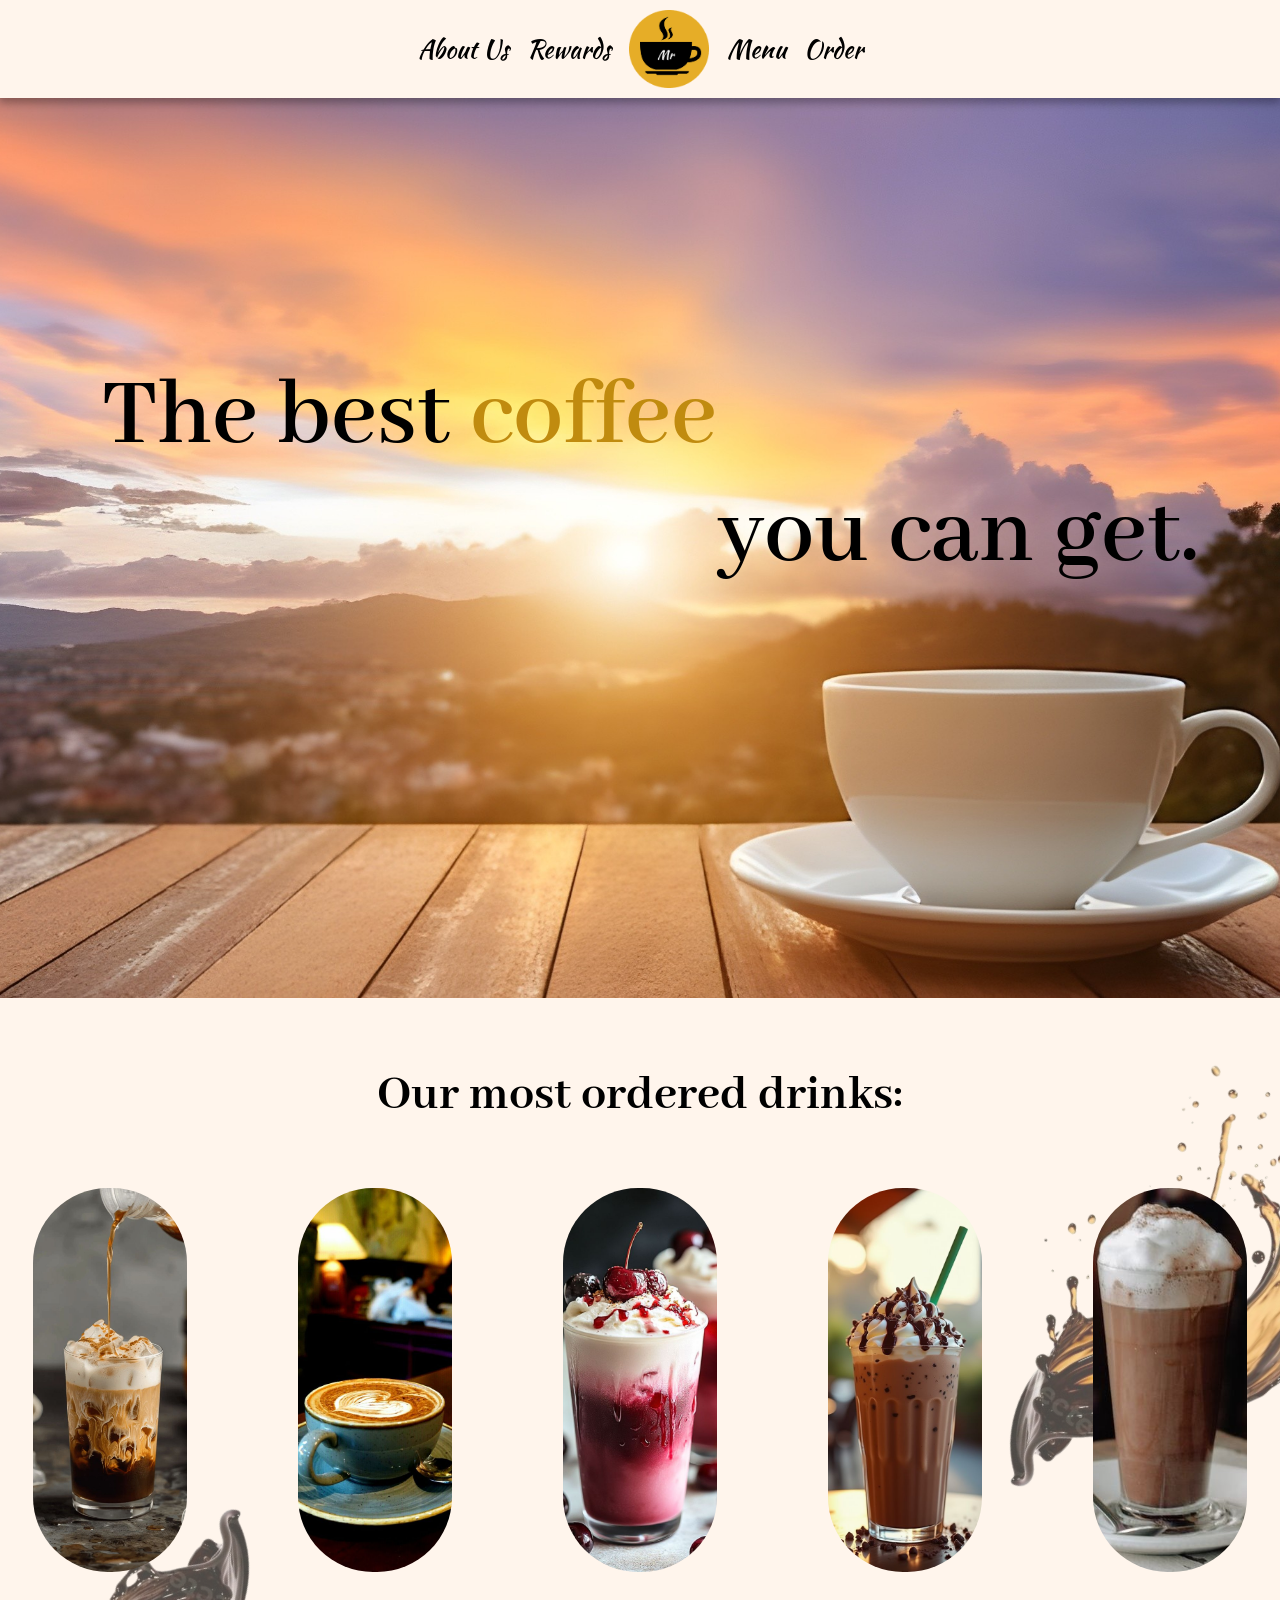
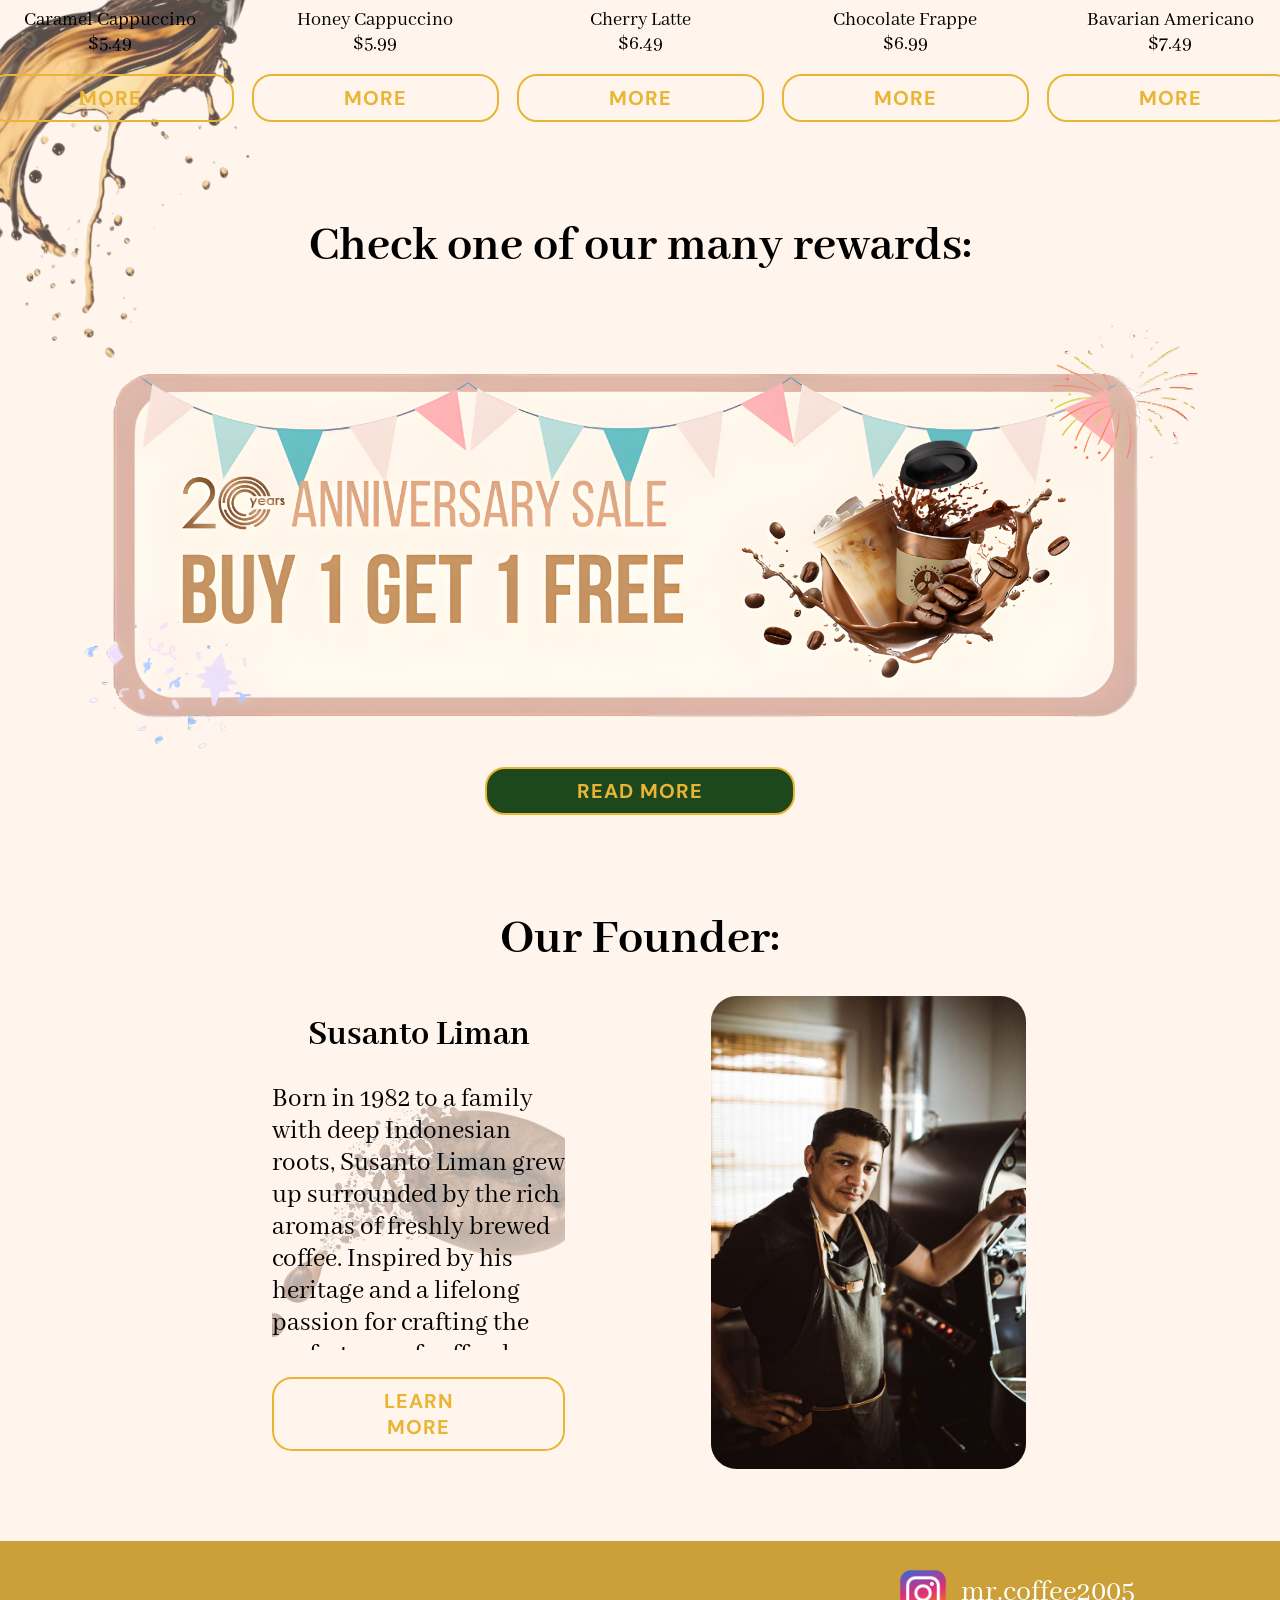
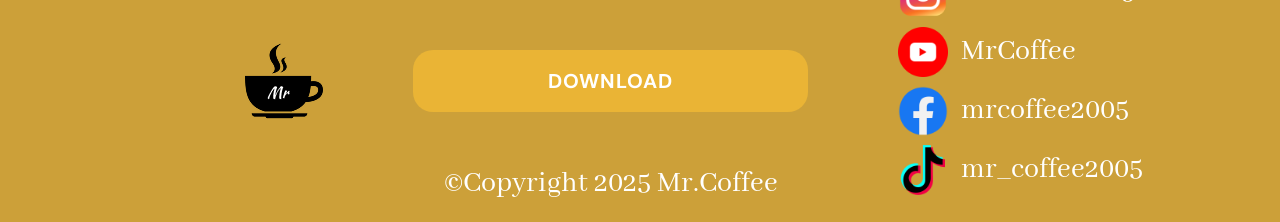
<file: index.html>
<!DOCTYPE html>
<html lang="en-us">
<head>
    <meta charset="UTF-8">
    <meta name="viewport" content="width=device-width, initial-scale=1.0">
    <title>MrCoffee</title>
    <link rel="icon" type="png" href="./assets/Icon.png">
    <link rel="stylesheet" href="./css/style.css">
</head>
<body>
    <header class="navbar">
        <ul class="nav-links">
            <li><a href="./html/aboutUs.html">About Us</a></li>
            <li><a href="./html/rewards.html">Rewards</a></li>
            <li class="no-circle"><a href="./index.html"><img src="./assets/Logo.png" class="logo"></a></li>
            <li><a href="./html/menu.html">Menu</a></li>
            <li><a href="./html/order.html">Order</a></li>
         </ul>  
    </header>
    <div class="hero-box">
        <img src="./assets/coffee background table close up.jpeg" class="hero-bg">
        <div class="hero-text">
            <h2>The best <span class="hero-text">coffee</span> <br>you can get.</h2>
        </div>
    </div>
    <div class="drinks">
        <h1 class="drinks-header">Our most ordered drinks:</h1>
        <img src="./assets/Coffee Pour.png" class="coffee-pour1">
        <img src="./assets/Coffee Pour.png" class="coffee-pour2">
        <div class="drinks-images">
            <div>
                <img src="./assets/Caramel Hazelnut Cappuccino.jpeg">
                <p>Caramel Cappuccino<br>$5.49</p>
                <a href="./html/menu.html">
                    <button>MORE</button>
                </a>
            </div>
            <div>
                <img src="./assets/Honey Cappuccino.jpeg">
                <p>Honey Cappuccino<br>$5.99</p>
                <a href="./html/menu.html">
                    <button>MORE</button>
                </a>
            </div>
            <div>
                <img src="./assets/Cherry Latte.jpeg">
                <p>Cherry Latte<br>$6.49</p>
                <a href="./html/menu.html">
                    <button>MORE</button>
                </a>
            </div>
            <div>
                <img src="./assets/Chocolate Frappe.jpeg">
                <p>Chocolate Frappe<br>$6.99</p>
                <a href="./html/menu.html">
                    <button>MORE</button>
                </a>
            </div>
            <div>
                <img src="./assets/Bavarian Americano.jpeg">
                <p>Bavarian Americano<br>$7.49</p>
                <a href="./html/menu.html">
                    <button>MORE</button>
                </a>
            </div>
        </div>
    </div>
    <div class="homepage-reward">
        <h1 class="homepage-reward-header">Check one of our many rewards:</h1>
        <div class="homepage-reward-banner">
            <img src="./assets/MrCoffee Reward Cards - Anniversary.PNG" class="reward-banner imgre">
            <a href="./html/rewards.html"><button>READ MORE</button></a>
        </div>
    </div>
    <div class="homepage-founder">
        <h1>Our Founder:</h1>
        <div class="homepage-founder-content">
            <div class="homepage-founder-desc">
                <img src="./assets/BEAN.png">
                <h2>Susanto Liman</h2>
                <p>Born in 1982 to a family with deep Indonesian roots, Susanto Liman grew up surrounded by the rich aromas of freshly brewed coffee. Inspired by his heritage and a lifelong passion for crafting the perfect cup of coffee, he set out to share his love with the world. In 2005, he founded a small coffee shop which the world know today as Mr.Coffee.
                </p>
                <a href="./html/aboutUs.html">
                    <button>LEARN MORE</button>
                </a>
            </div>
            <img src="./assets/CEO image.jpeg">
        </div>
    </div>
    <footer class="bottom-page">
        <img src="./assets/Icon.png" id="bottom-icon">
        <div class="download-copyright">
            <button onclick="openPopup()">DOWNLOAD</button>
            <span>©Copyright 2025 Mr.Coffee</span>
        </div>
        <div class="contacts">
            <div class="contacts-items">
                <img src="./assets/instagram.png">
                <span>mr.coffee2005</span>
            </div>
            <div class="contacts-items">
                <img src="./assets/youtube.png">
                <span>MrCoffee</span>
            </div>
            <div class="contacts-items">
                <img src="./assets/facebook.png">
                <span>mrcoffee2005</span>
            </div>
            <div class="contacts-items">
                <img src="./assets/tik-tok.png">
                <span>mr_coffee2005</span>
            </div>
        </div>
    </footer>
    <div class="popup-container" id="myPopup">
        <div class="popup">
            <div class="popup-header">
                <h2>Download</h2>
                <button class="close-btn" onclick="closePopup()">&times;</button>
            </div>
            <div class="popup-content">
                <a href="https://play.google.com/store/games?hl=en" target="_blank" rel="noopener noreferrer"><img src="./assets/Google Play Download.png" class="android"></a>
                <a href="https://www.apple.com/id/app-store/" target="_blank" rel="noopener noreferrer"><img src="./assets/IOs Download.png" class="apple"></a>
            </div>
            <div class="popup-footer">
                <button class="btn" onclick="closePopup()">Close</button>
            </div>
        </div>
    </div>
    <script src="./js/download pop.js"></script>
</body>
</html>
</file>
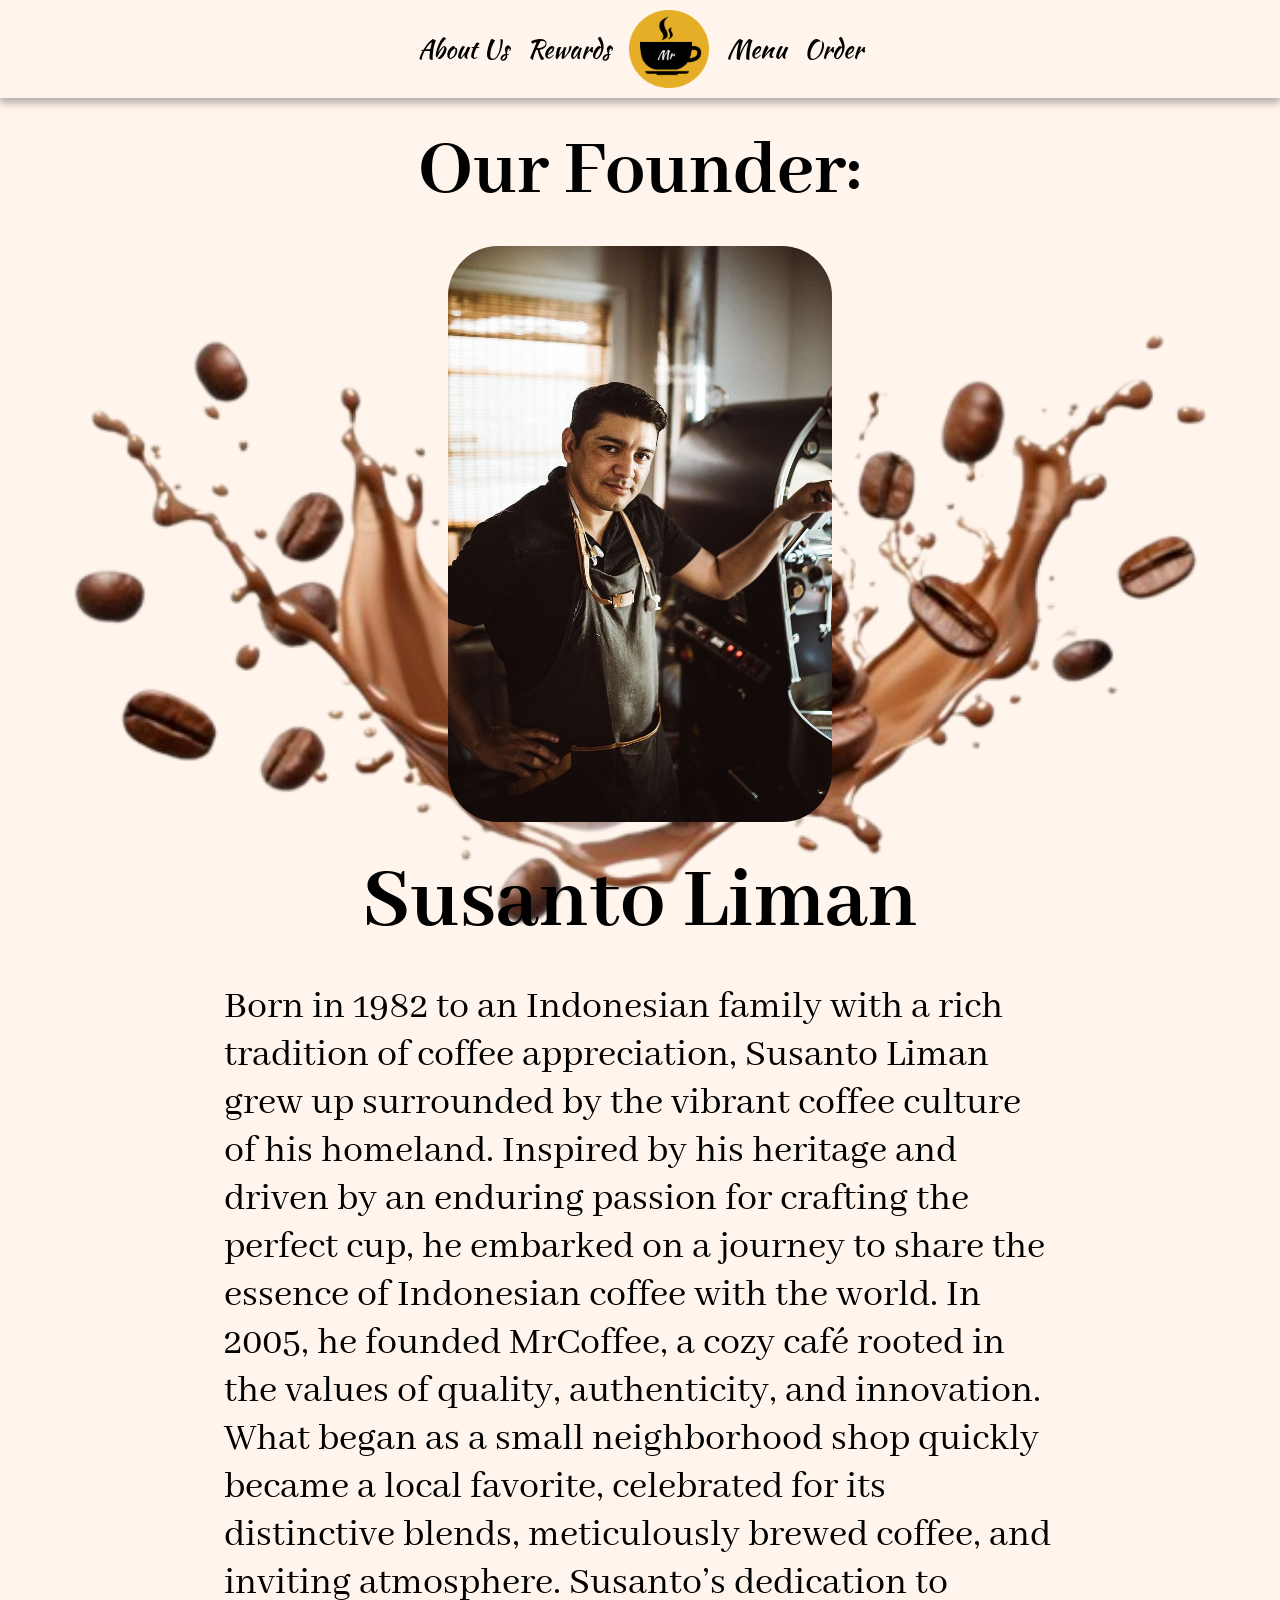
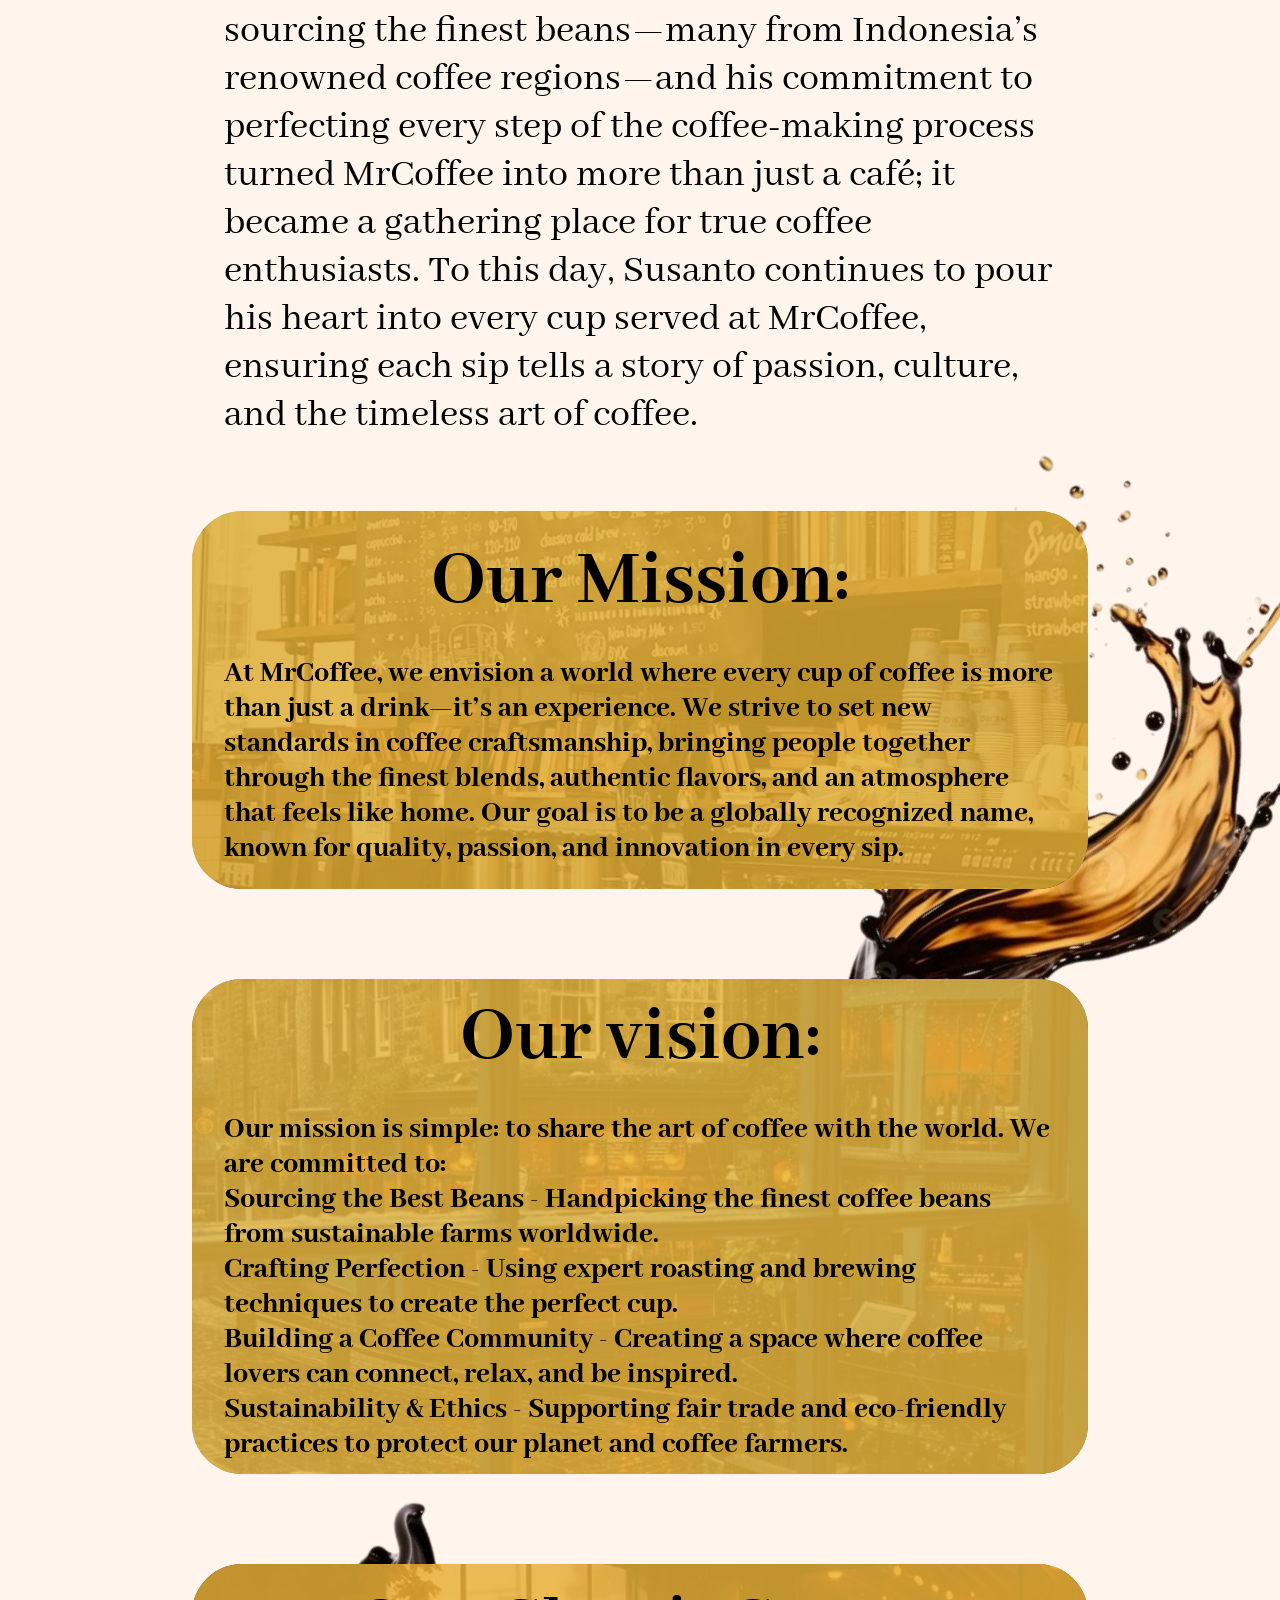
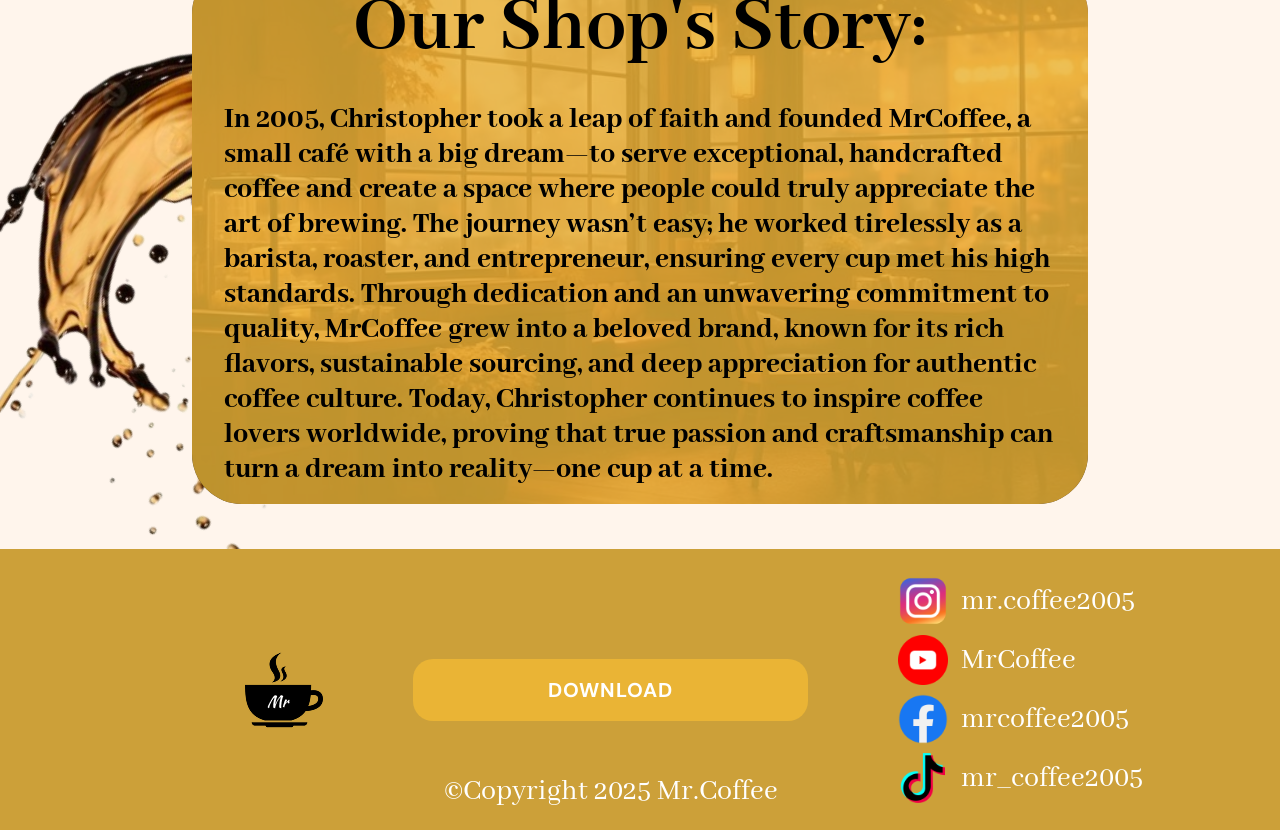
<file: html/aboutUs.html>
<!DOCTYPE html>
<html lang="en-us">
<head>
    <meta charset="UTF-8">
    <meta name="viewport" content="width=device-width, initial-scale=1.0">
    <title>MrCoffee</title>
    <link rel="icon" type="png" href="../assets/Icon.png">
    <link rel="stylesheet" href="../css/aboutUs.css">
</head>
<body>
    <header class="navbar">
        <ul class="nav-links">
            <li><a href="../html/aboutUs.html">About Us</a></li>
            <li><a href="../html/rewards.html">Rewards</a></li>
            <li class="no-circle"><a href="../index.html"><img src="../assets/Logo.png" class="logo"></a></li>
            <li><a href="../html/menu.html">Menu</a></li>
            <li><a href="../html/order.html">Order</a></li>
         </ul>
    </header>
    <div class="hero">
        <h2>Our Founder:</h2>
        <img src="../assets/CEO image.jpeg" class="founder-img">
        <img src="../assets/Coffee Splash Effect.png" class="splash">
        <h1>Susanto Liman</h1>
        <p>Born in 1982 to an Indonesian family with a rich tradition of coffee appreciation, Susanto Liman grew up surrounded by the vibrant coffee culture of his homeland. Inspired by his heritage and driven by an enduring passion for crafting the perfect cup, he embarked on a journey to share the essence of Indonesian coffee with the world.
    In 2005, he founded MrCoffee, a cozy café rooted in the values of quality, authenticity, and innovation. What began as a small neighborhood shop quickly became a local favorite, celebrated for its distinctive blends, meticulously brewed coffee, and inviting atmosphere. Susanto’s dedication to sourcing the finest beans—many from Indonesia’s renowned coffee regions—and his commitment to perfecting every step of the coffee-making process turned MrCoffee into more than just a café; it became a gathering place for true coffee enthusiasts.
    To this day, Susanto continues to pour his heart into every cup served at MrCoffee, ensuring each sip tells a story of passion, culture, and the timeless art of coffee.</p>   
    </div>
    <div class="cards">
        <img src="../assets/Coffee Pour.png" id="pour1">
        <img src="../assets/Coffee Pour.png" id="pour2">
        <div class="mission">
            <h2>Our Mission:</h2>
            <img src="../assets/Mission Bdrop.jpeg" id="mission-bg">
            <p>At MrCoffee, we envision a world where every cup of coffee is more than just a drink—it’s an experience. We strive to set new standards in coffee craftsmanship, bringing people together through the finest blends, authentic flavors, and an atmosphere that feels like home. Our goal is to be a globally recognized name, known for quality, passion, and innovation in every sip.</p>
        </div>
        <div class="vision">
            <h2>Our vision:</h2>
            <img src="../assets/Vision Bdrop.jpeg" id="vision-bg">
            <p>Our mission is simple: to share the art of coffee with the world. We are committed to:
    <br>Sourcing the Best Beans - Handpicking the finest coffee beans from sustainable farms worldwide.
    <br>Crafting Perfection - Using expert roasting and brewing techniques to create the perfect cup.
    <br>Building a Coffee Community - Creating a space where coffee lovers can connect, relax, and be inspired.
    <br>Sustainability & Ethics - Supporting fair trade and eco-friendly practices to protect our planet and coffee farmers.</p>
        </div>
        <div class="story">
            <h2>Our Shop's Story:</h2>
            <img src="../assets/Coffee Shop Background.jpeg" id="story-bg">
            <p>In 2005, Christopher took a leap of faith and founded MrCoffee, a small café with a big dream—to serve exceptional, handcrafted coffee and create a space where people could truly appreciate the art of brewing. The journey wasn’t easy; he worked tirelessly as a barista, roaster, and entrepreneur, ensuring every cup met his high standards.
    Through dedication and an unwavering commitment to quality, MrCoffee grew into a beloved brand, known for its rich flavors, sustainable sourcing, and deep appreciation for authentic coffee culture. Today, Christopher continues to inspire coffee lovers worldwide, proving that true passion and craftsmanship can turn a dream into reality—one cup at a time.</p>
        </div>
    </div>
    <footer class="bottom-page">
        <img src="../assets/Icon.png" id="bottom-icon">
        <div class="download-copyright">
            <button onclick="openPopup()">DOWNLOAD</button>
            <span>©Copyright 2025 Mr.Coffee</span>
        </div>
        <div class="contacts">
            <div class="contacts-items">
                <img src="../assets/instagram.png">
                <span>mr.coffee2005</span>
            </div>
            <div class="contacts-items">
                <img src="../assets/youtube.png">
                <span>MrCoffee</span>
            </div>
            <div class="contacts-items">
                <img src="../assets/facebook.png">
                <span>mrcoffee2005</span>
            </div>
            <div class="contacts-items">
                <img src="../assets/tik-tok.png">
                <span>mr_coffee2005</span>
            </div>
        </div>
    </footer>
    <div class="popup-container" id="myPopup">
        <div class="popup">
            <div class="popup-header">
                <h2>Download</h2>
                <button class="close-btn" onclick="closePopup()">&times;</button>
            </div>
            <div class="popup-content">
                <a href="https://play.google.com/store/games?hl=en" target="_blank" rel="noopener noreferrer"><img src="../assets/Google Play Download.png" class="android"></a>
                <a href="https://www.apple.com/id/app-store/" target="_blank" rel="noopener noreferrer"><img src="../assets/IOs Download.png" class="apple"></a>
            </div>
            <div class="popup-footer">
                <button class="btn" onclick="closePopup()">Close</button>
            </div>
        </div>
    </div>
    <script src="../js/download pop.js"></script>
</body>
</html>
</file>
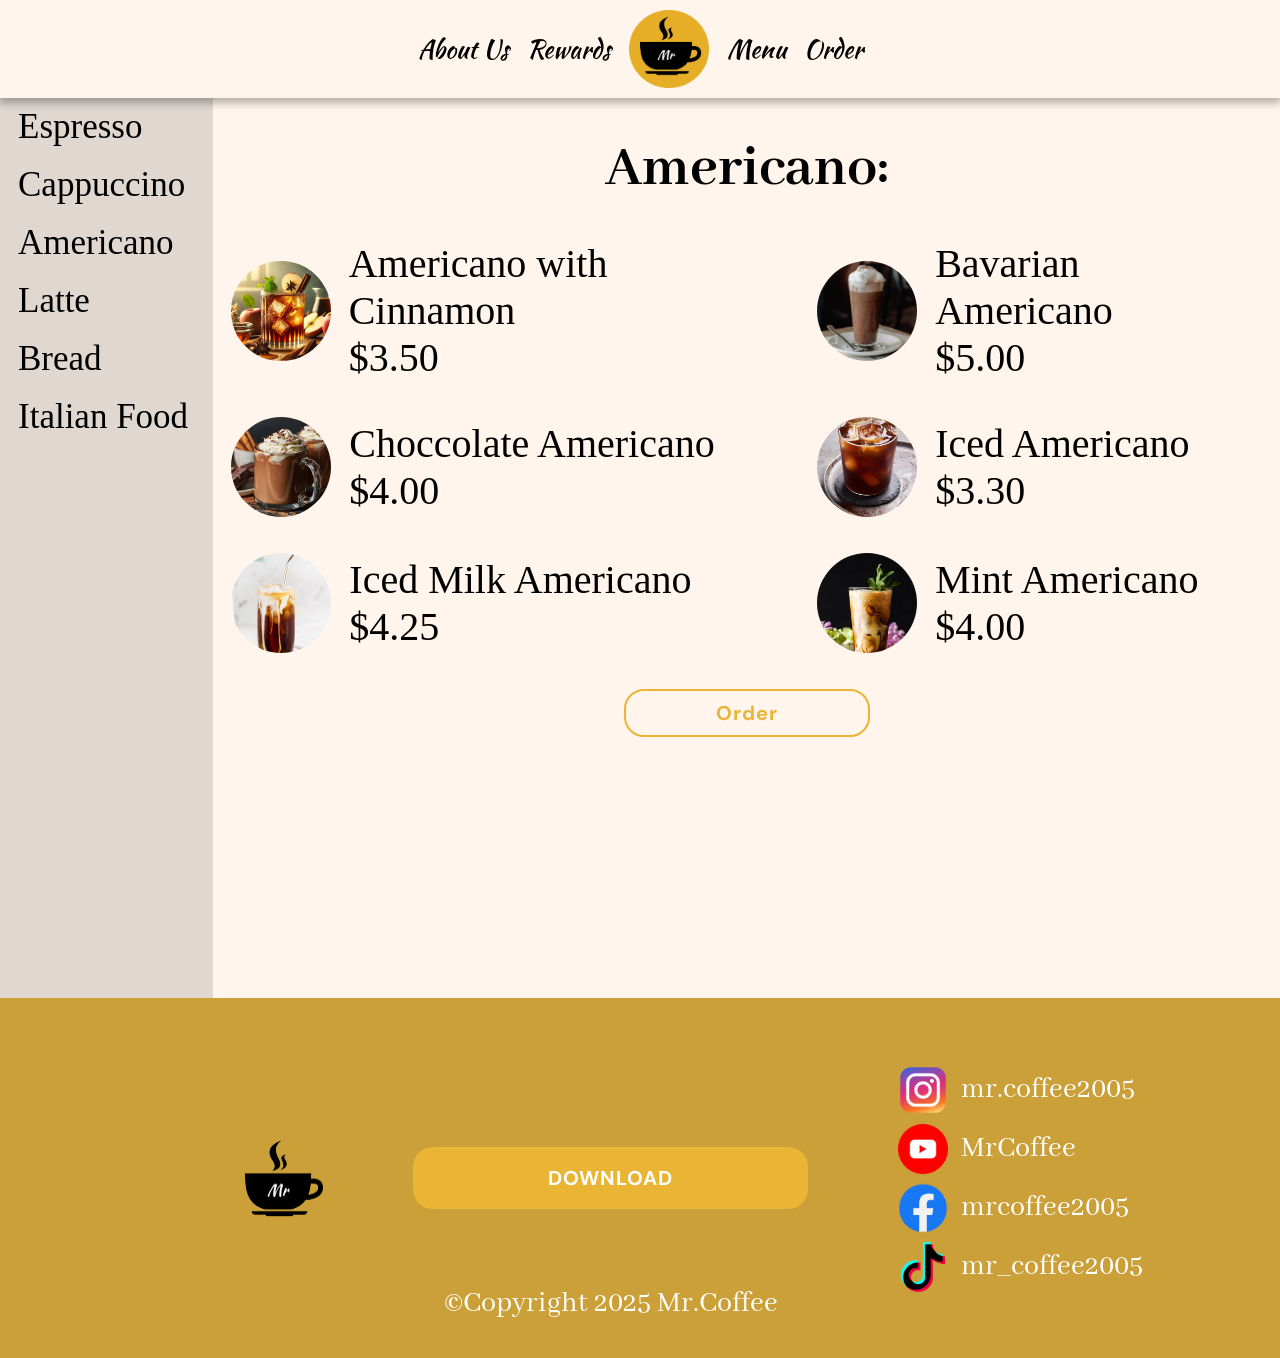
<file: html/menu(americano).html>
<!DOCTYPE html>
<html lang="en">
<head>
    <meta charset="UTF-8">
    <meta name="viewport" content="width=device-width, initial-scale=1.0">
    <title>MrCoffee</title>
    <link rel="stylesheet" href="../css/menu.css">
    <link rel="icon" type="png" href="../assets/Icon.png">
</head>
<body>
    <header class="navbar">
        <ul class="nav-links">
            <li><a href="../html/aboutUs.html">About Us</a></li>
            <li><a href="../html/rewards.html">Rewards</a></li>
            <li class="no-circle"><a href="../index.html"><img src="../assets/Logo.png" class="logo"></a></li>
            <li><a href="../html/menu.html">Menu</a></li>
            <li><a href="../html/order.html">Order</a></li>
         </ul>
    </header>
    <div class="content">
        <div class="sidebar">
            <ul class="sidebar-links">
                <li><a href="../html/menu(espresso).html">Espresso</a></li>
                <li><a href="../html/menu(cappuccino).html">Cappuccino</a></li>
                <li><a href="../html/menu(americano).html">Americano</a></li>
                <li><a href="../html/menu(latte).html">Latte</a></li>
                <li><a href="../html/menu(bread).html">Bread</a></li>
                <li><a href="../html/menu(dishes).html">Italian Food</a></li>
            </ul>
        </div>
        <div class="menu">
            <h1>Americano:</h1>
            <div class="menu-content-wrapper">
                <div class="menu-content 1">
                    <div class="items 1">
                        <img src="../assets/Americano(Menu)/Americano with Cinnamon.jpg">
                        <span>Americano with Cinnamon<br>$3.50</span>
                    </div>
                    <div class="items 2">
                        <img src="../assets/Americano(Menu)/Chocolate Americano.jpeg">
                        <span>Choccolate Americano<br>$4.00</span>
                    </div>
                    <div class="items 3">
                        <img src="../assets/Americano(Menu)/Iced Milk Americano.jpeg">
                        <span>Iced Milk Americano<br>$4.25</span>
                    </div>
                </div>
                <div class="menu-content 2">
                    <div class="items 4">
                        <img src="../assets/Americano(Menu)/Bavarian Americano.jpeg">
                        <span>Bavarian Americano<br>$5.00</span>
                    </div>
                    <div class="items 5">
                        <img src="../assets/Americano(Menu)/Iced Americano.jpeg">
                        <span>Iced Americano<br>$3.30</span>
                    </div>
                    <div class="items 6">
                        <img src="../assets/Americano(Menu)/Mint Americano.jpeg">
                        <span>Mint Americano<br>$4.00</span>
                    </div>
                </div>
            </div>
            <a href="../html/order.html"><button>Order</button></a>
        </div>
    </div>
    <footer class="bottom-page">
        <img src="../assets/Icon.png" id="bottom-icon">
        <div class="download-copyright">
            <button onclick="openPopup()">DOWNLOAD</button>
            <span>©Copyright 2025 Mr.Coffee</span>
        </div>
        <div class="contacts">
            <div class="contacts-items">
                <img src="../assets/instagram.png">
                <span>mr.coffee2005</span>
            </div>
            <div class="contacts-items">
                <img src="../assets/youtube.png">
                <span>MrCoffee</span>
            </div>
            <div class="contacts-items">
                <img src="../assets/facebook.png">
                <span>mrcoffee2005</span>
            </div>
            <div class="contacts-items">
                <img src="../assets/tik-tok.png">
                <span>mr_coffee2005</span>
            </div>
        </div>
    </footer>
    <div class="popup-container" id="myPopup">
        <div class="popup">
            <div class="popup-header">
                <h2>Download</h2>
                <button class="close-btn" onclick="closePopup()">&times;</button>
            </div>
            <div class="popup-content">
                <a href="https://play.google.com/store/games?hl=en" target="_blank" rel="noopener noreferrer"><img src="../assets/Google Play Download.png" class="android"></a>
                <a href="https://www.apple.com/id/app-store/" target="_blank" rel="noopener noreferrer"><img src="../assets/IOs Download.png" class="apple"></a>
            </div>
            <div class="popup-footer">
                <button class="btn" onclick="closePopup()">Close</button>
            </div>
        </div>
    </div>
    <script src="../js/download pop.js"></script>
</body>
</html>
</file>
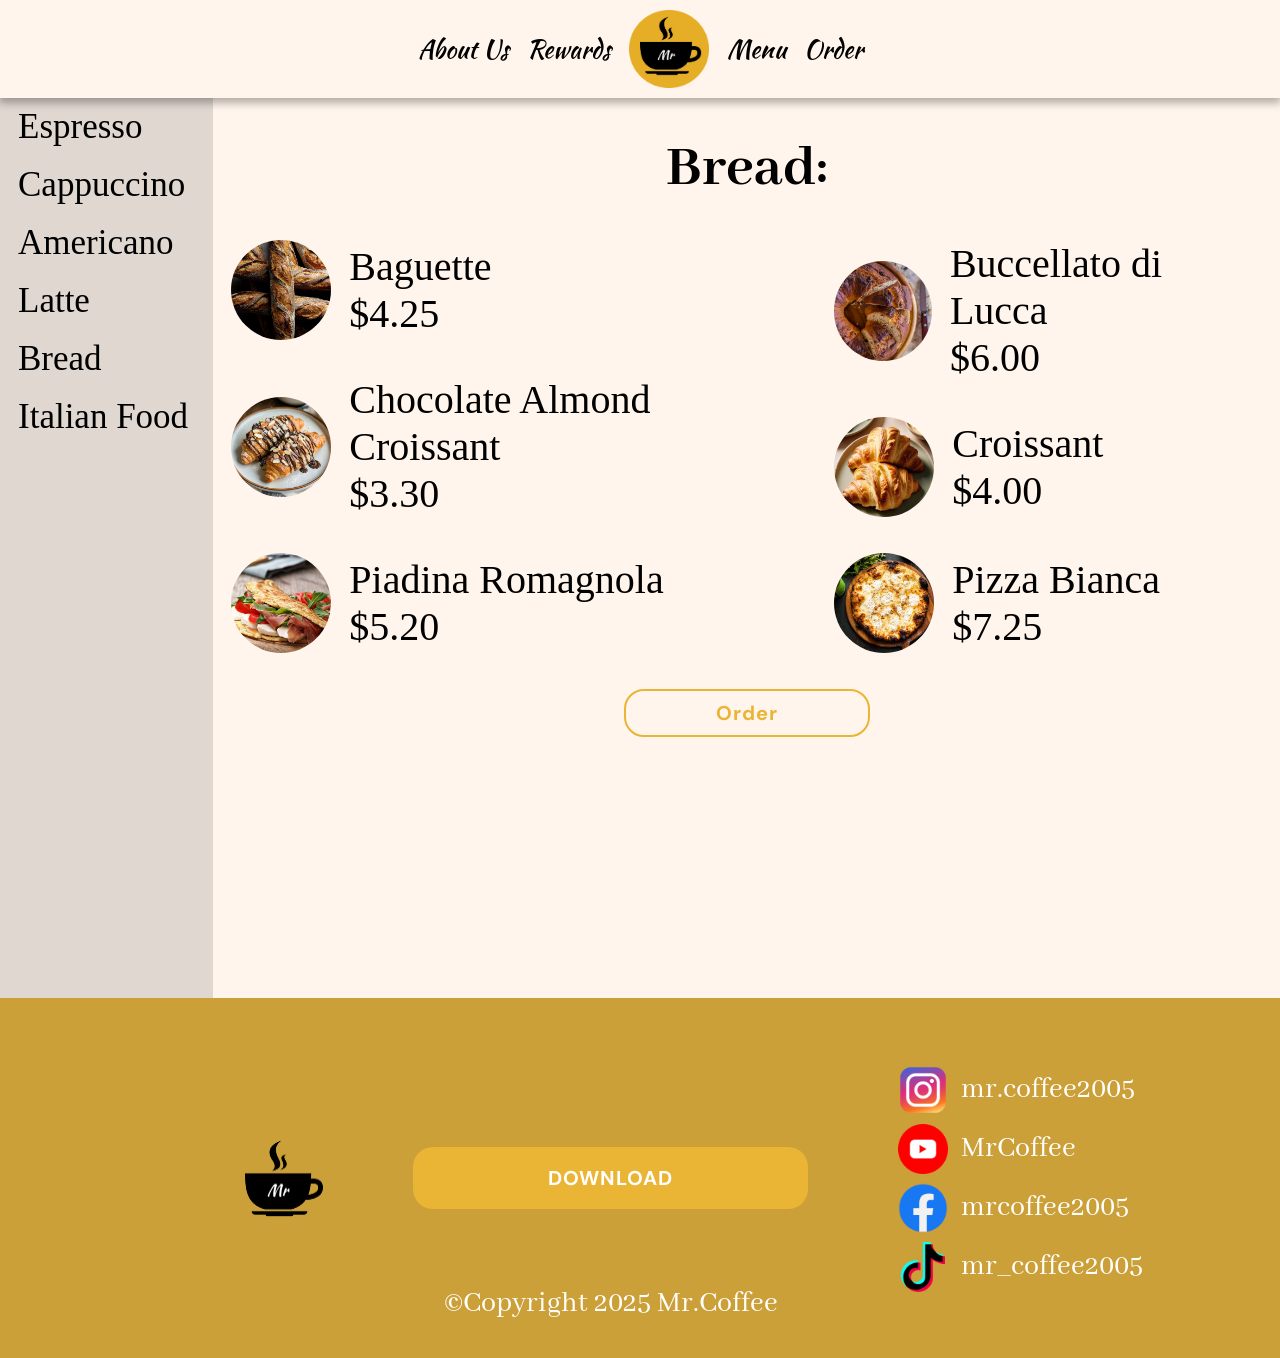
<file: html/menu(bread).html>
<!DOCTYPE html>
<html lang="en">
<head>
    <meta charset="UTF-8">
    <meta name="viewport" content="width=device-width, initial-scale=1.0">
    <title>MrCoffee</title>
    <link rel="stylesheet" href="../css/menu.css">
    <link rel="icon" type="png" href="../assets/Icon.png">
</head>
<body>
    <header class="navbar">
        <ul class="nav-links">
            <li><a href="../html/aboutUs.html">About Us</a></li>
            <li><a href="../html/rewards.html">Rewards</a></li>
            <li class="no-circle"><a href="../index.html"><img src="../assets/Logo.png" class="logo"></a></li>
            <li><a href="../html/menu.html">Menu</a></li>
            <li><a href="../html/order.html">Order</a></li>
         </ul>
    </header>
    <div class="content">
        <div class="sidebar">
            <ul class="sidebar-links">
                <li><a href="../html/menu(espresso).html">Espresso</a></li>
                <li><a href="../html/menu(cappuccino).html">Cappuccino</a></li>
                <li><a href="../html/menu(americano).html">Americano</a></li>
                <li><a href="../html/menu(latte).html">Latte</a></li>
                <li><a href="../html/menu(bread).html">Bread</a></li>
                <li><a href="../html/menu(dishes).html">Italian Food</a></li>
            </ul>
        </div>
        <div class="menu">
            <h1>Bread:</h1>
            <div class="menu-content-wrapper">
                <div class="menu-content 1">
                    <div class="items 1">
                        <img src="../assets/Bread(Menu)/Baguette.jpeg">
                        <span>Baguette<br>$4.25</span>
                    </div>
                    <div class="items 2">
                        <img src="../assets/Bread(Menu)/Chocolate Almond Croissant.jpeg">
                        <span>Chocolate Almond Croissant<br>$3.30</span>
                    </div>
                    <div class="items 3">
                        <img src="../assets/Bread(Menu)/Piadina Romagnola.jpeg">
                        <span>Piadina Romagnola<br>$5.20</span>
                    </div>
                </div>
                <div class="menu-content 2">
                    <div class="items 4">
                        <img src="../assets/Bread(Menu)/Buccellato di Lucca.jpeg">
                        <span>Buccellato di Lucca<br>$6.00</span>
                    </div>
                    <div class="items 5">
                        <img src="../assets/Bread(Menu)/Croissant.jpeg">
                        <span>Croissant<br>$4.00</span>
                    </div>
                    <div class="items 6">
                        <img src="../assets/Bread(Menu)/Pizza Bianca.jpeg">
                        <span>Pizza Bianca<br>$7.25</span>
                    </div>
                </div>
            </div>
            <a href="../html/order.html"><button>Order</button></a>
        </div>
    </div>
    <footer class="bottom-page">
        <img src="../assets/Icon.png" id="bottom-icon">
        <div class="download-copyright">
            <button onclick="openPopup()">DOWNLOAD</button>
            <span>©Copyright 2025 Mr.Coffee</span>
        </div>
        <div class="contacts">
            <div class="contacts-items">
                <img src="../assets/instagram.png">
                <span>mr.coffee2005</span>
            </div>
            <div class="contacts-items">
                <img src="../assets/youtube.png">
                <span>MrCoffee</span>
            </div>
            <div class="contacts-items">
                <img src="../assets/facebook.png">
                <span>mrcoffee2005</span>
            </div>
            <div class="contacts-items">
                <img src="../assets/tik-tok.png">
                <span>mr_coffee2005</span>
            </div>
        </div>
    </footer>
<div class="popup-container" id="myPopup">
        <div class="popup">
            <div class="popup-header">
                <h2>Download</h2>
                <button class="close-btn" onclick="closePopup()">&times;</button>
            </div>
            <div class="popup-content">
                <a href="https://play.google.com/store/games?hl=en" target="_blank" rel="noopener noreferrer"><img src="../assets/Google Play Download.png" class="android"></a>
                <a href="https://www.apple.com/id/app-store/" target="_blank" rel="noopener noreferrer"><img src="../assets/IOs Download.png" class="apple"></a>
            </div>
            <div class="popup-footer">
                <button class="btn" onclick="closePopup()">Close</button>
            </div>
        </div>
    </div>
    <script src="../js/download pop.js"></script>
</body>
</html>
</file>
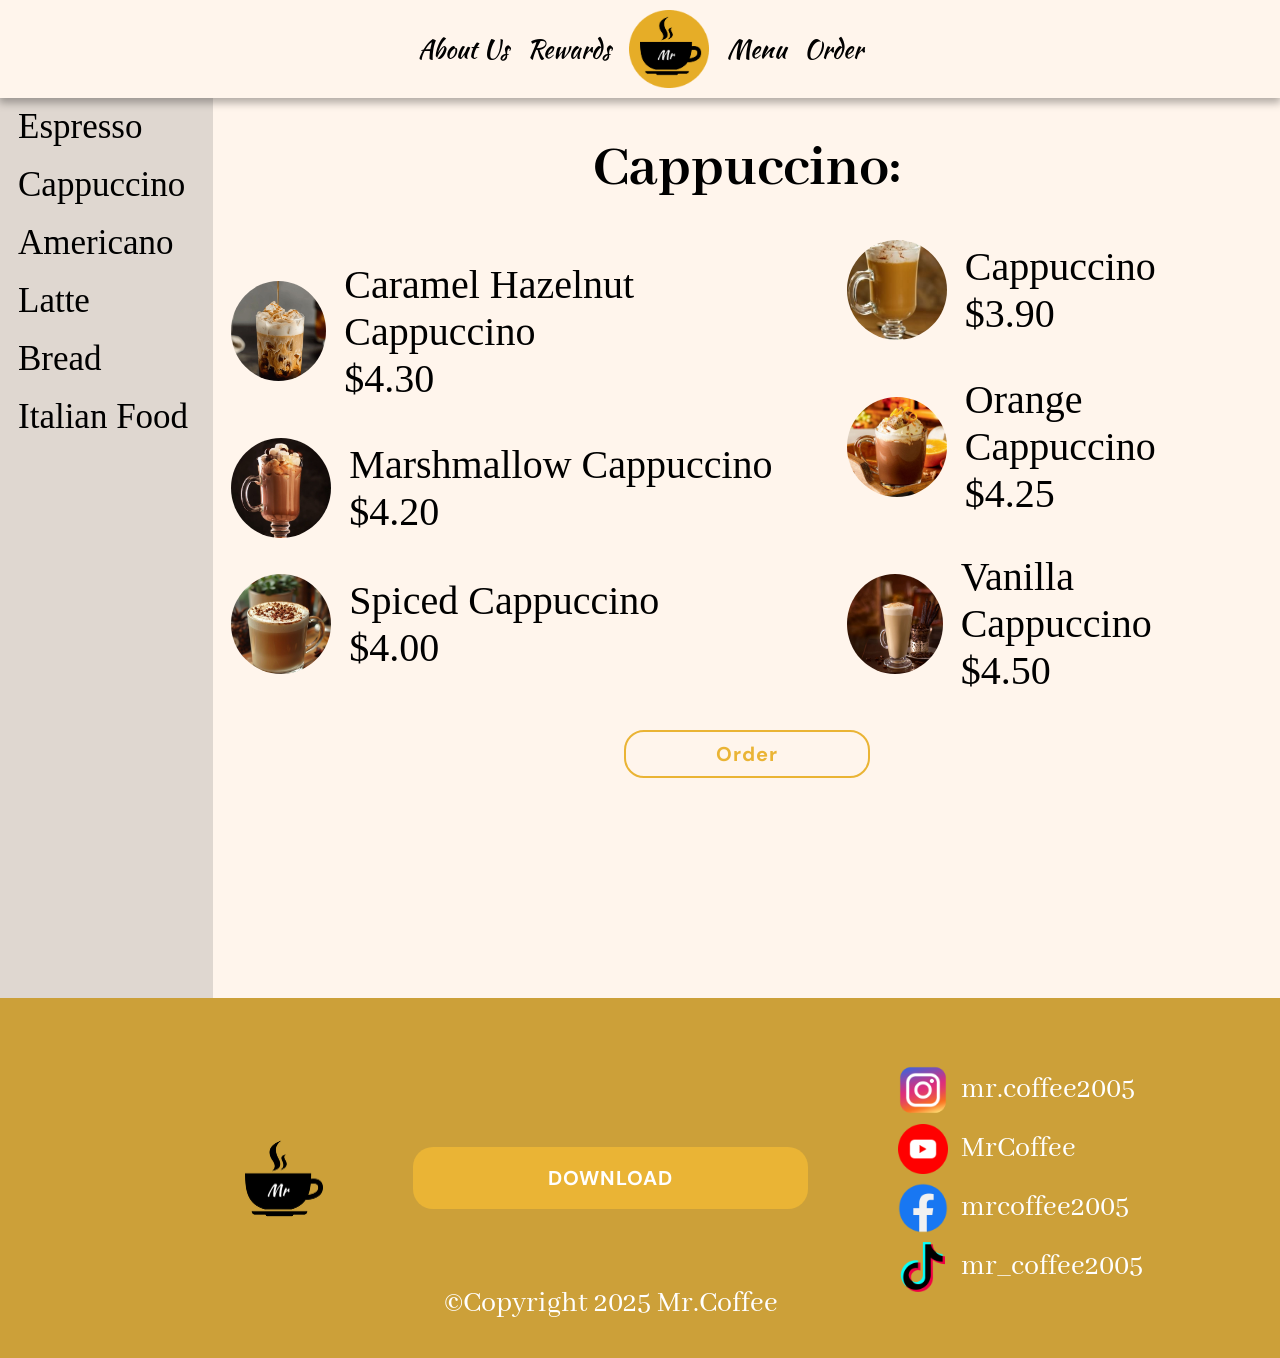
<file: html/menu(cappuccino).html>
<!DOCTYPE html>
<html lang="en">
<head>
    <meta charset="UTF-8">
    <meta name="viewport" content="width=device-width, initial-scale=1.0">
    <title>MrCoffee</title>
    <link rel="stylesheet" href="../css/menu.css">
    <link rel="icon" type="png" href="../assets/Icon.png">
</head>
<body>
    <header class="navbar">
        <ul class="nav-links">
            <li><a href="../html/aboutUs.html">About Us</a></li>
            <li><a href="../html/rewards.html">Rewards</a></li>
            <li class="no-circle"><a href="../index.html"><img src="../assets/Logo.png" class="logo"></a></li>
            <li><a href="../html/menu.html">Menu</a></li>
            <li><a href="../html/order.html">Order</a></li>
         </ul>
    </header>
    <div class="content">
        <div class="sidebar">
            <ul class="sidebar-links">
                <li><a href="../html/menu(espresso).html">Espresso</a></li>
                <li><a href="../html/menu(cappuccino).html">Cappuccino</a></li>
                <li><a href="../html/menu(americano).html">Americano</a></li>
                <li><a href="../html/menu(latte).html">Latte</a></li>
                <li><a href="../html/menu(bread).html">Bread</a></li>
                <li><a href="../html/menu(dishes).html">Italian Food</a></li>
            </ul>
        </div>
        <div class="menu">
            <h1>Cappuccino:</h1>
            <div class="menu-content-wrapper">
                <div class="menu-content 1">
                    <div class="items 1">
                        <img src="../assets/Cappuccino(Menu)/Caramel Hazelnut Cappuccino.jpeg">
                        <span>Caramel Hazelnut Cappuccino<br>$4.30</span>
                    </div>
                    <div class="items 2">
                        <img src="../assets/Cappuccino(Menu)/Marshmallow Cappuccino.jpeg">
                        <span>Marshmallow Cappuccino<br>$4.20</span>
                    </div>
                    <div class="items 3">
                        <img src="../assets/Cappuccino(Menu)/Spiced Cappuccino.jpeg">
                        <span>Spiced Cappuccino<br>$4.00</span>
                    </div>
                </div>
                <div class="menu-content 2">
                    <div class="items 4">
                        <img src="../assets/Cappuccino(Menu)/Cappuccino.jpeg">
                        <span>Cappuccino<br>$3.90</span>
                    </div>
                    <div class="items 5">
                        <img src="../assets/Cappuccino(Menu)/Orange Cappuccino.jpeg">
                        <span>Orange Cappuccino<br>$4.25</span>
                    </div>
                    <div class="items 6">
                        <img src="../assets/Cappuccino(Menu)/Vanilla Cappuccino.jpeg">
                        <span>Vanilla Cappuccino<br>$4.50</span>
                    </div>
                </div>
            </div>
            <a href="../html/order.html"><button>Order</button></a>
        </div>
    </div>
    <footer class="bottom-page">
        <img src="../assets/Icon.png" id="bottom-icon">
        <div class="download-copyright">
            <button onclick="openPopup()">DOWNLOAD</button>
            <span>©Copyright 2025 Mr.Coffee</span>
        </div>
        <div class="contacts">
            <div class="contacts-items">
                <img src="../assets/instagram.png">
                <span>mr.coffee2005</span>
            </div>
            <div class="contacts-items">
                <img src="../assets/youtube.png">
                <span>MrCoffee</span>
            </div>
            <div class="contacts-items">
                <img src="../assets/facebook.png">
                <span>mrcoffee2005</span>
            </div>
            <div class="contacts-items">
                <img src="../assets/tik-tok.png">
                <span>mr_coffee2005</span>
            </div>
        </div>
    </div>
    <div class="popup-container" id="myPopup">
        <div class="popup">
            <div class="popup-header">
                <h2>Download</h2>
                <button class="close-btn" onclick="closePopup()">&times;</button>
            </div>
            <div class="popup-content">
                <a href="https://play.google.com/store/games?hl=en" target="_blank" rel="noopener noreferrer"><img src="../assets/Google Play Download.png" class="android"></a>
                <a href="https://www.apple.com/id/app-store/" target="_blank" rel="noopener noreferrer"><img src="../assets/IOs Download.png" class="apple"></a>
            </div>
            <div class="popup-footer">
                <button class="btn" onclick="closePopup()">Close</button>
            </div>
        </div>
    </div>
    <script src="../js/download pop.js"></script>
</body>
</html>
</file>
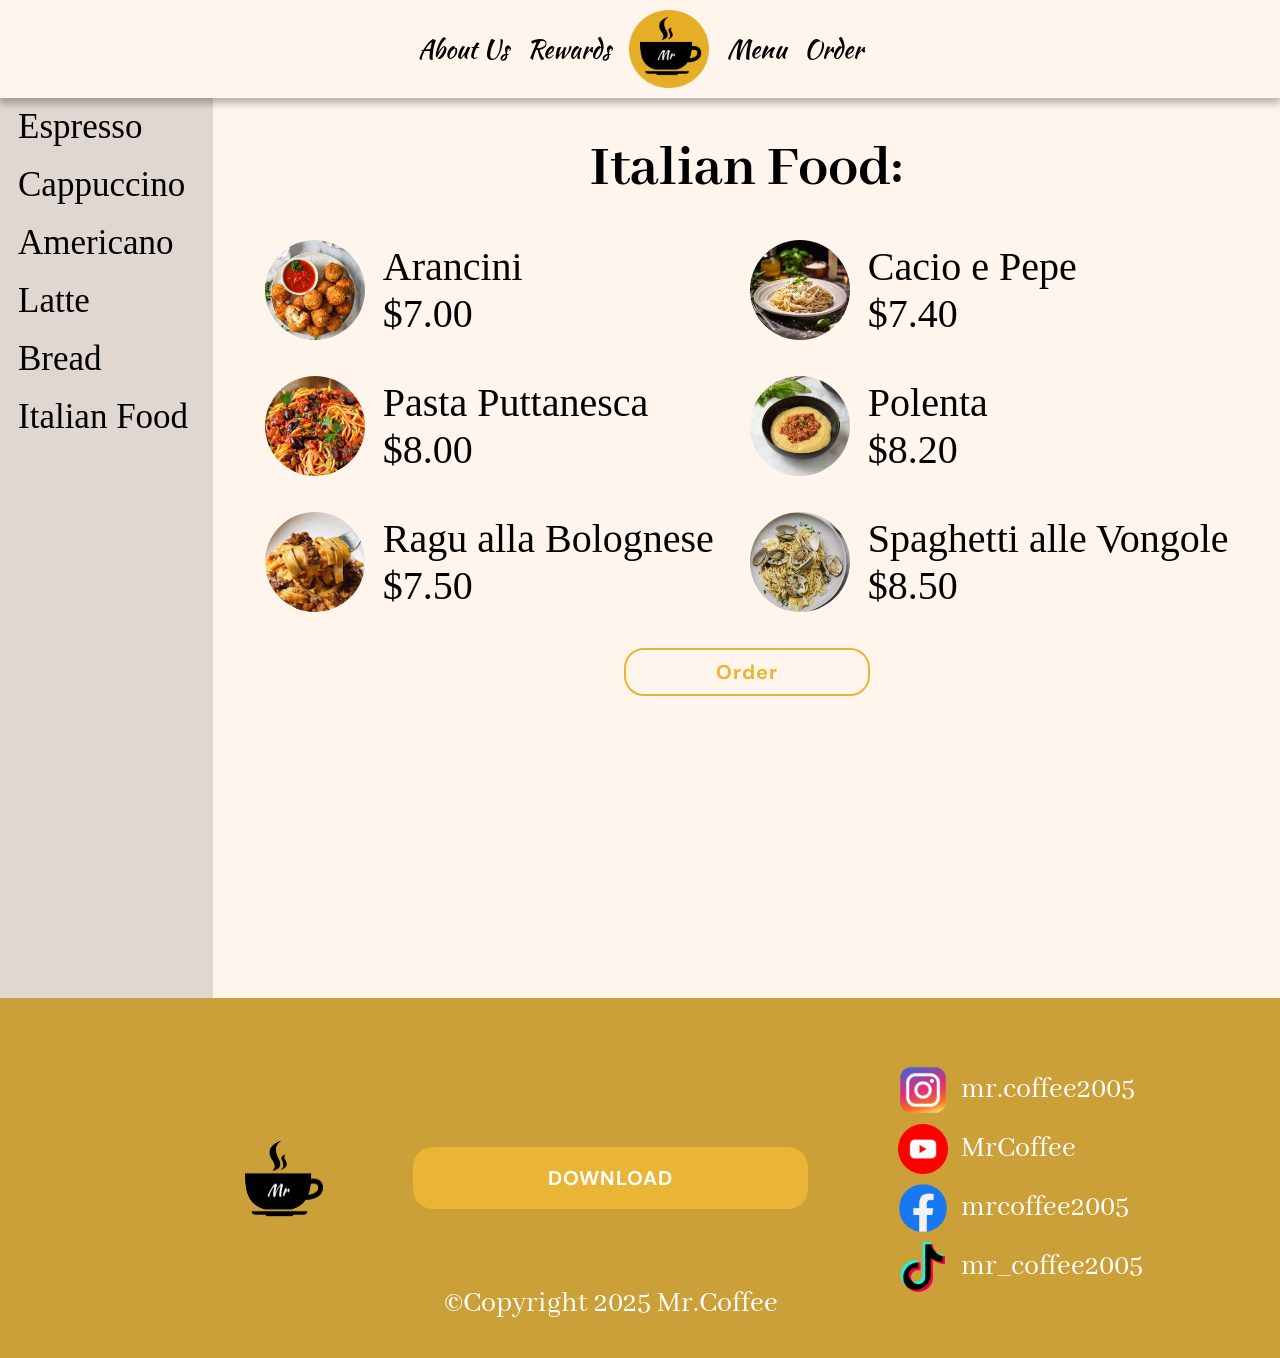
<file: html/menu(dishes).html>
<!DOCTYPE html>
<html lang="en">
<head>
    <meta charset="UTF-8">
    <meta name="viewport" content="width=device-width, initial-scale=1.0">
    <title>MrCoffee</title>
    <link rel="stylesheet" href="../css/menu.css">
    <link rel="icon" type="png" href="../assets/Icon.png">
</head>
<body>
    <header class="navbar">
        <ul class="nav-links">
            <li><a href="../html/aboutUs.html">About Us</a></li>
            <li><a href="../html/rewards.html">Rewards</a></li>
            <li class="no-circle"><a href="../index.html"><img src="../assets/Logo.png" class="logo"></a></li>
            <li><a href="../html/menu.html">Menu</a></li>
            <li><a href="../html/order.html">Order</a></li>
         </ul>
    </header>
    <div class="content">
        <div class="sidebar">
            <ul class="sidebar-links">
                <li><a href="../html/menu(espresso).html">Espresso</a></li>
                <li><a href="../html/menu(cappuccino).html">Cappuccino</a></li>
                <li><a href="../html/menu(americano).html">Americano</a></li>
                <li><a href="../html/menu(latte).html">Latte</a></li>
                <li><a href="../html/menu(bread).html">Bread</a></li>
                <li><a href="../html/menu(dishes).html">Italian Food</a></li>
            </ul>
        </div>
        <div class="menu">
            <h1>Italian Food:</h1>
            <div class="menu-content-wrapper">
                <div class="menu-content 1">
                    <div class="items 1">
                        <img src="../assets/Italian(Menu)/Arancini.jpeg">
                        <span>Arancini<br>$7.00</span>
                    </div>
                    <div class="items 2">
                        <img src="../assets/Italian(Menu)/Pasta Puttanesca.jpeg">
                        <span>Pasta Puttanesca<br>$8.00</span>
                    </div>
                    <div class="items 3">
                        <img src="../assets/Italian(Menu)/Ragu alla Bolognese.jpeg">
                        <span>Ragu alla Bolognese<br>$7.50</span>
                    </div>
                </div>
                <div class="menu-content 2">
                    <div class="items 4">
                        <img src="../assets/Italian(Menu)/Cacio e Pepe.jpeg">
                        <span>Cacio e Pepe<br>$7.40</span>
                    </div>
                    <div class="items 5">
                        <img src="../assets/Italian(Menu)/Polenta.jpeg">
                        <span>Polenta<br>$8.20</span>
                    </div>
                    <div class="items 6">
                        <img src="../assets/Italian(Menu)/Spaghetti alle Vongole.jpeg">
                        <span>Spaghetti alle Vongole<br>$8.50</span>
                    </div>
                </div>
            </div>
            <a href="../html/order.html"><button>Order</button></a>
        </div>
    </div>
    <footer class="bottom-page">
        <img src="../assets/Icon.png" id="bottom-icon">
        <div class="download-copyright">
            <button onclick="openPopup()">DOWNLOAD</button>
            <span>©Copyright 2025 Mr.Coffee</span>
        </div>
        <div class="contacts">
            <div class="contacts-items">
                <img src="../assets/instagram.png">
                <span>mr.coffee2005</span>
            </div>
            <div class="contacts-items">
                <img src="../assets/youtube.png">
                <span>MrCoffee</span>
            </div>
            <div class="contacts-items">
                <img src="../assets/facebook.png">
                <span>mrcoffee2005</span>
            </div>
            <div class="contacts-items">
                <img src="../assets/tik-tok.png">
                <span>mr_coffee2005</span>
            </div>
        </div>
    </footer>
    <div class="popup-container" id="myPopup">
        <div class="popup">
            <div class="popup-header">
                <h2>Download</h2>
                <button class="close-btn" onclick="closePopup()">&times;</button>
            </div>
            <div class="popup-content">
                <a href="https://play.google.com/store/games?hl=en" target="_blank" rel="noopener noreferrer"><img src="../assets/Google Play Download.png" class="android"></a>
                <a href="https://www.apple.com/id/app-store/" target="_blank" rel="noopener noreferrer"><img src="../assets/IOs Download.png" class="apple"></a>
            </div>
            <div class="popup-footer">
                <button class="btn" onclick="closePopup()">Close</button>
            </div>
        </div>
    </div>
    <script src="../js/download pop.js"></script>
</body>
</html>
</file>
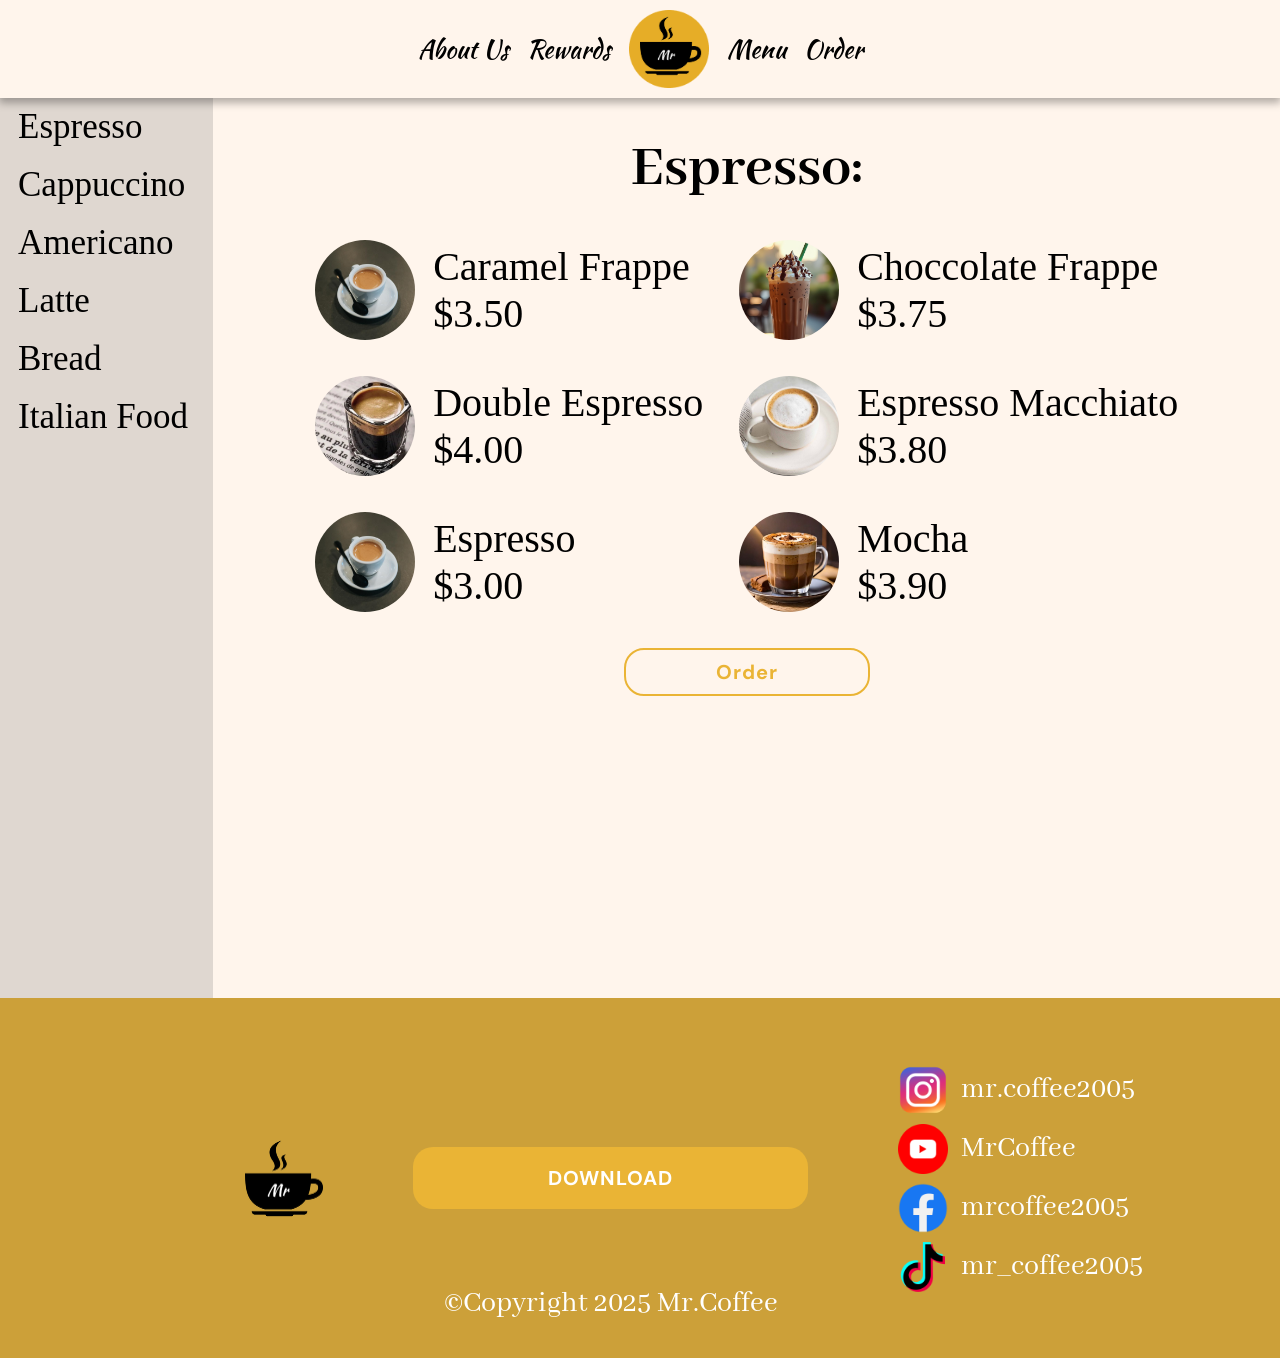
<file: html/menu(espresso).html>
<!DOCTYPE html>
<html lang="en">
<head>
    <meta charset="UTF-8">
    <meta name="viewport" content="width=device-width, initial-scale=1.0">
    <title>MrCoffee</title>
    <link rel="stylesheet" href="../css/menu.css">
    <link rel="icon" type="png" href="../assets/Icon.png">
</head>
<body>
    <header class="navbar">
        <ul class="nav-links">
            <li><a href="../html/aboutUs.html">About Us</a></li>
            <li><a href="../html/rewards.html">Rewards</a></li>
            <li class="no-circle"><a href="../index.html"><img src="../assets/Logo.png" class="logo"></a></li>
            <li><a href="../html/menu.html">Menu</a></li>
            <li><a href="../html/order.html">Order</a></li>
         </ul>
    </header>
    <div class="content">
        <div class="sidebar">
            <ul class="sidebar-links">
                <li><a href="../html/menu(espresso).html">Espresso</a></li>
                <li><a href="../html/menu(cappuccino).html">Cappuccino</a></li>
                <li><a href="../html/menu(americano).html">Americano</a></li>
                <li><a href="../html/menu(latte).html">Latte</a></li>
                <li><a href="../html/menu(bread).html">Bread</a></li>
                <li><a href="../html/menu(dishes).html">Italian Food</a></li>
            </ul>
        </div>
        <div class="menu">
            <h1>Espresso:</h1>
            <div class="menu-content-wrapper">
                <div class="menu-content 1">
                    <div class="items 1">
                        <img src="../assets/Espresso(Menu)/Espresso.jpeg">
                        <span>Caramel Frappe<br>$3.50</span>
                    </div>
                    <div class="items 2">
                        <img src="../assets/Espresso(Menu)/Double Espresso.jpeg">
                        <span>Double Espresso<br>$4.00</span>
                    </div>
                    <div class="items 3">
                        <img src="../assets/Espresso(Menu)/Espresso.jpeg">
                        <span>Espresso<br>$3.00</span>
                    </div>
                </div>
                <div class="menu-content 2">
                    <div class="items 4">
                        <img src="../assets/Espresso(Menu)/Chocolate Frappe.jpeg">
                        <span>Choccolate Frappe<br>$3.75</span>
                    </div>
                    <div class="items 5">
                        <img src="../assets/Espresso(Menu)/Espresso Macchiato.jpeg">
                        <span>Espresso Macchiato<br>$3.80</span>
                    </div>
                    <div class="items 6">
                        <img src="../assets/Espresso(Menu)/Mocha.jpeg">
                        <span>Mocha<br>$3.90</span>
                    </div>
                </div>
            </div>
            <a href="../html/order.html"><button>Order</button></a>
        </div>
    </div>
    <footer class="bottom-page">
        <img src="../assets/Icon.png" id="bottom-icon">
        <div class="download-copyright">
            <button onclick="openPopup()">DOWNLOAD</button>
            <span>©Copyright 2025 Mr.Coffee</span>
        </div>
        <div class="contacts">
            <div class="contacts-items">
                <img src="../assets/instagram.png">
                <span>mr.coffee2005</span>
            </div>
            <div class="contacts-items">
                <img src="../assets/youtube.png">
                <span>MrCoffee</span>
            </div>
            <div class="contacts-items">
                <img src="../assets/facebook.png">
                <span>mrcoffee2005</span>
            </div>
            <div class="contacts-items">
                <img src="../assets/tik-tok.png">
                <span>mr_coffee2005</span>
            </div>
        </div>
    </footer>
    <div class="popup-container" id="myPopup">
        <div class="popup">
            <div class="popup-header">
                <h2>Download</h2>
                <button class="close-btn" onclick="closePopup()">&times;</button>
            </div>
            <div class="popup-content">
                <a href="https://play.google.com/store/games?hl=en" target="_blank" rel="noopener noreferrer"><img src="../assets/Google Play Download.png" class="android"></a>
                <a href="https://www.apple.com/id/app-store/" target="_blank" rel="noopener noreferrer"><img src="../assets/IOs Download.png" class="apple"></a>
            </div>
            <div class="popup-footer">
                <button class="btn" onclick="closePopup()">Close</button>
            </div>
        </div>
    </div>
    <script src="../js/download pop.js"></script>
</body>
</html>
</file>
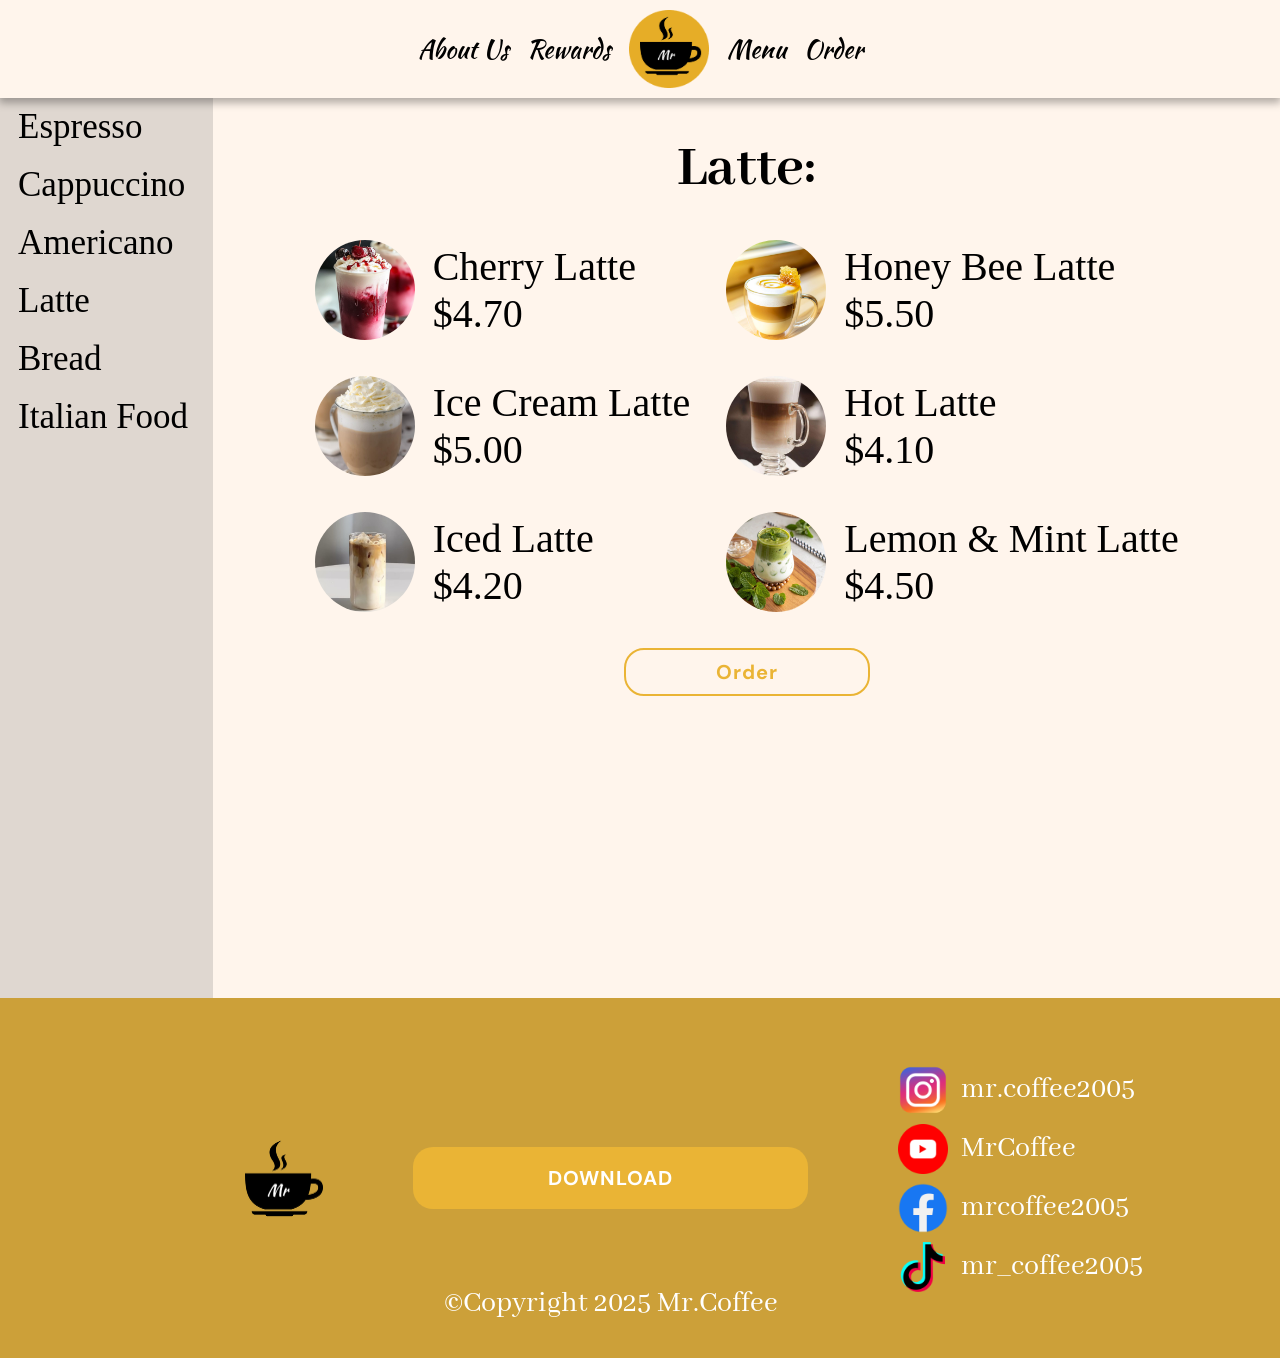
<file: html/menu(latte).html>
<!DOCTYPE html>
<html lang="en">
<head>
    <meta charset="UTF-8">
    <meta name="viewport" content="width=device-width, initial-scale=1.0">
    <title>MrCoffee</title>
    <link rel="stylesheet" href="../css/menu.css">
    <link rel="icon" type="png" href="../assets/Icon.png">
</head>
<body>
    <header class="navbar">
        <ul class="nav-links">
            <li><a href="../html/aboutUs.html">About Us</a></li>
            <li><a href="../html/rewards.html">Rewards</a></li>
            <li class="no-circle"><a href="../index.html"><img src="../assets/Logo.png" class="logo"></a></li>
            <li><a href="../html/menu.html">Menu</a></li>
            <li><a href="../html/order.html">Order</a></li>
         </ul>
    </header>
    <div class="content">
        <div class="sidebar">
            <ul class="sidebar-links">
                <li><a href="../html/menu(espresso).html">Espresso</a></li>
                <li><a href="../html/menu(cappuccino).html">Cappuccino</a></li>
                <li><a href="../html/menu(americano).html">Americano</a></li>
                <li><a href="../html/menu(latte).html">Latte</a></li>
                <li><a href="../html/menu(bread).html">Bread</a></li>
                <li><a href="../html/menu(dishes).html">Italian Food</a></li>
            </ul>
        </div>
        <div class="menu">
            <h1>Latte:</h1>
            <div class="menu-content-wrapper">
                <div class="menu-content 1">
                    <div class="items 1">
                        <img src="../assets/Latte(Menu)/Cherry Latte.jpeg">
                        <span>Cherry Latte<br>$4.70</span>
                    </div>
                    <div class="items 2">
                        <img src="../assets/Latte(Menu)/Ice Cream Latte.jpeg">
                        <span>Ice Cream Latte<br>$5.00</span>
                    </div>
                    <div class="items 3">
                        <img src="../assets/Latte(Menu)/Iced Latte.jpeg">
                        <span>Iced Latte<br>$4.20</span>
                    </div>
                </div>
                <div class="menu-content 2">
                    <div class="items 4">
                        <img src="../assets/Latte(Menu)/Honey Bee Latte.jpeg">
                        <span>Honey Bee Latte<br>$5.50</span>
                    </div>
                    <div class="items 5">
                        <img src="../assets/Latte(Menu)/Latte.jpeg">
                        <span>Hot Latte<br>$4.10</span>
                    </div>
                    <div class="items 6">
                        <img src="../assets/Latte(Menu)/Lemon and Mint Latte.jpeg">
                        <span>Lemon & Mint Latte<br>$4.50</span>
                    </div>
                </div>
            </div>
            <a href="../html/order.html"><button>Order</button></a></button></a>
        </div>
    </div>
    <footer class="bottom-page">
        <img src="../assets/Icon.png" id="bottom-icon">
        <div class="download-copyright">
            <button onclick="openPopup()">DOWNLOAD</button>
            <span>©Copyright 2025 Mr.Coffee</span>
        </div>
        <div class="contacts">
            <div class="contacts-items">
                <img src="../assets/instagram.png">
                <span>mr.coffee2005</span>
            </div>
            <div class="contacts-items">
                <img src="../assets/youtube.png">
                <span>MrCoffee</span>
            </div>
            <div class="contacts-items">
                <img src="../assets/facebook.png">
                <span>mrcoffee2005</span>
            </div>
            <div class="contacts-items">
                <img src="../assets/tik-tok.png">
                <span>mr_coffee2005</span>
            </div>
        </div>
    </footer>
    <div class="popup-container" id="myPopup">
        <div class="popup">
            <div class="popup-header">
                <h2>Download</h2>
                <button class="close-btn" onclick="closePopup()">&times;</button>
            </div>
            <div class="popup-content">
                <a href="https://play.google.com/store/games?hl=en" target="_blank" rel="noopener noreferrer"><img src="../assets/Google Play Download.png" class="android"></a>
                <a href="https://www.apple.com/id/app-store/" target="_blank" rel="noopener noreferrer"><img src="../assets/IOs Download.png" class="apple"></a>
            </div>
            <div class="popup-footer">
                <button class="btn" onclick="closePopup()">Close</button>
            </div>
        </div>
    </div>
    <script src="../js/download pop.js"></script>
</body>
</html>
</file>
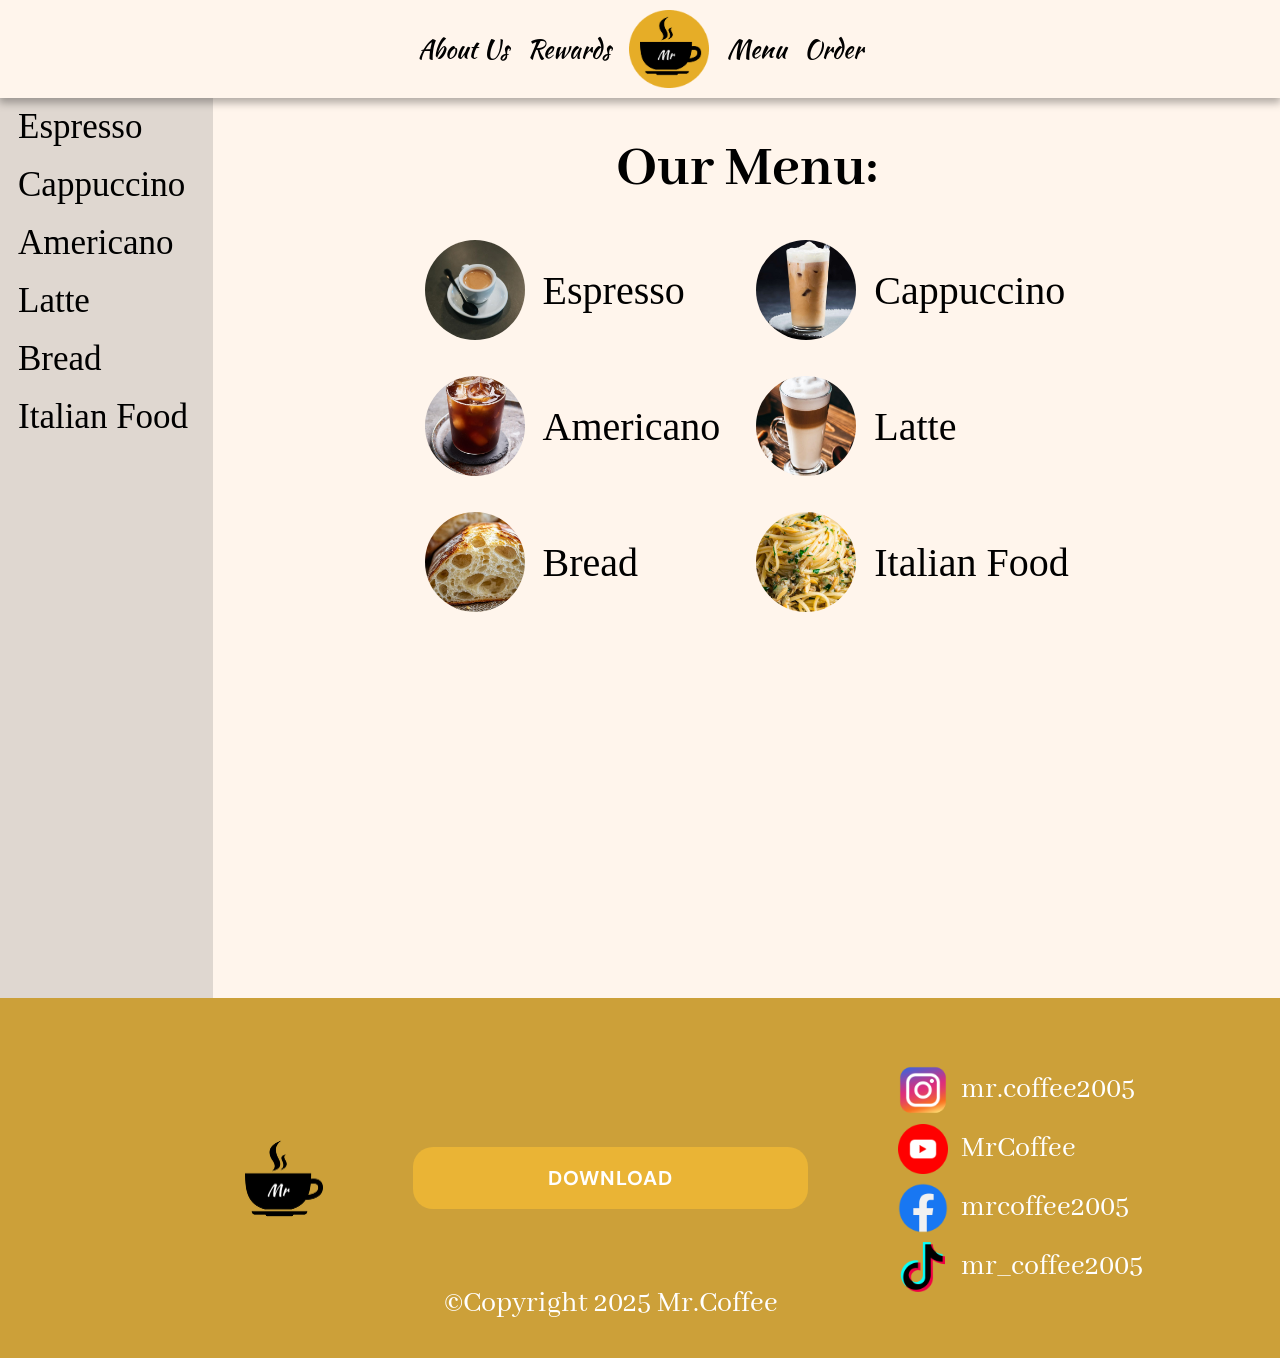
<file: html/menu.html>
<!DOCTYPE html>
<html lang="en">
<head>
    <meta charset="UTF-8">
    <meta name="viewport" content="width=device-width, initial-scale=1.0">
    <title>MrCoffee</title>
    <link rel="stylesheet" href="../css/menu.css">
    <link rel="icon" type="png" href="../assets/Icon.png">
</head>
<body>
    <header class="navbar">
        <ul class="nav-links">
            <li><a href="../html/aboutUs.html">About Us</a></li>
            <li><a href="../html/rewards.html">Rewards</a></li>
            <li class="no-circle"><a href="../index.html"><img src="../assets/Logo.png" class="logo"></a></li>
            <li><a href="../html/menu.html">Menu</a></li>
            <li><a href="../html/order.html">Order</a></li>
         </ul>
    </header>
    <div class="content">
        <div class="sidebar">
            <ul class="sidebar-links">
                <li><a href="../html/menu(espresso).html">Espresso</a></li>
                <li><a href="../html/menu(cappuccino).html">Cappuccino</a></li>
                <li><a href="../html/menu(americano).html">Americano</a></li>
                <li><a href="../html/menu(latte).html">Latte</a></li>
                <li><a href="../html/menu(bread).html">Bread</a></li>
                <li><a href="../html/menu(dishes).html">Italian Food</a></li>
            </ul>
        </div>
        <div class="menu">
            <h1>Our Menu:</h1>
            <div class="menu-content-wrapper">
                <div class="menu-content 1">
                    <div class="items 1">
                        <img src="../assets/Espresso(Menu)/Espresso.jpeg">
                        <span>Espresso</span>
                    </div>
                    <div class="items 2">
                        <img src="../assets/Americano(Menu)/Iced Americano.jpeg">
                        <span>Americano</span>
                    </div>
                    <div class="items 3">
                        <img src="../assets/Italian Bread.jpeg">
                        <span>Bread</span>
                    </div>
                </div>
                <div class="menu-content 2">
                    <div class="items 4">
                        <img src="../assets/Cappuccino.jpeg">
                        <span>Cappuccino</span>
                    </div>
                    <div class="items 5">
                        <img src="../assets/Latte.jpeg">
                        <span>Latte</span>
                    </div>
                    <div class="items 6">
                        <img src="../assets/Italian Pasta.jpeg">
                        <span>Italian Food</span>
                    </div>
                </div>
            </div>
        </div>
    </div>
    <footer class="bottom-page">
        <img src="../assets/Icon.png" id="bottom-icon">
        <div class="download-copyright">
            <button onclick="openPopup()">DOWNLOAD</button>
            <span>©Copyright 2025 Mr.Coffee</span>
        </div>
        <div class="contacts">
            <div class="contacts-items">
                <img src="../assets/instagram.png">
                <span>mr.coffee2005</span>
            </div>
            <div class="contacts-items">
                <img src="../assets/youtube.png">
                <span>MrCoffee</span>
            </div>
            <div class="contacts-items">
                <img src="../assets/facebook.png">
                <span>mrcoffee2005</span>
            </div>
            <div class="contacts-items">
                <img src="../assets/tik-tok.png">
                <span>mr_coffee2005</span>
            </div>
        </div>
    </footer>
    <div class="popup-container" id="myPopup">
        <div class="popup">
            <div class="popup-header">
                <h2>Download</h2>
                <button class="close-btn" onclick="closePopup()">&times;</button>
            </div>
            <div class="popup-content">
                <a href="https://play.google.com/store/games?hl=en" target="_blank" rel="noopener noreferrer"><img src="../assets/Google Play Download.png" class="android"></a>
                <a href="https://www.apple.com/id/app-store/" target="_blank" rel="noopener noreferrer"><img src="../assets/IOs Download.png" class="apple"></a>
            </div>
            <div class="popup-footer">
                <button class="btn" onclick="closePopup()">Close</button>
            </div>
        </div>
    </div>
    <script src="../js/download pop.js"></script>
</body>
</html>
</file>
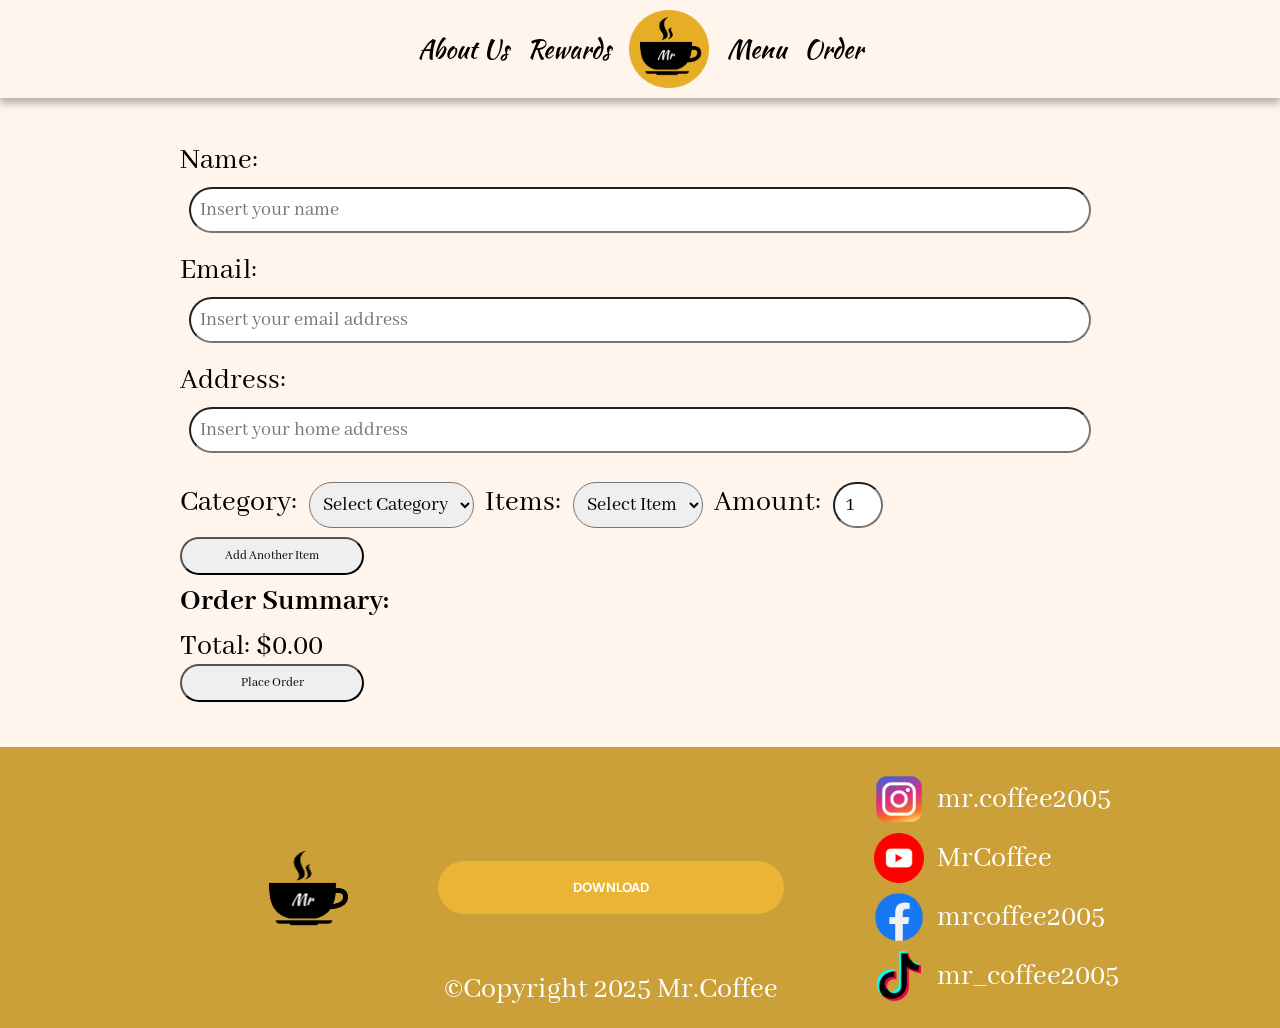
<file: html/order.html>
<!DOCTYPE html>
<html lang="en">
<head>
    <meta charset="UTF-8">
    <meta name="viewport" content="width=device-width, initial-scale=1.0">
    <title>MrCoffee</title>
    <link rel="stylesheet" href="../css/order.css">
    <link rel="icon" type="png" href="../assets/Icon.png">
</head>
<body>
    <header class="navbar">
        <ul class="nav-links">
            <li><a href="../html/aboutUs.html">About Us</a></li>
            <li><a href="../html/rewards.html">Rewards</a></li>
            <li class="no-circle"><a href="../index.html"><img src="../assets/Logo.png" class="logo"></a></li>
            <li><a href="../html/menu.html">Menu</a></li>
            <li><a href="../html/order.html">Order</a></li>
         </ul>
    </header>
    <div class="order-content">
        <form action="" method="post" id="orderForm">
            <label for="name">Name:</label>
            <input type="text" name="name" id="name" placeholder="Insert your name" required>
            <br>
            <label for="email">Email:</label>
            <input type="text" name="email" id="email" placeholder="Insert your email address" required>
            <br>
            <label for="address">Address:</label>
            <input type="text" name="address" id="address" placeholder="Insert your home address" required>
            <br>
            <div id="order-items">
                <div class="order-row" id="order-row-1">
                    <label for="item-category-1">Category:</label>
                    <select id="item-category-1" class="category-select" data-row="1" onchange="updateItems(1)">
                        <option value="" disabled selected hidden>Select Category</option>
                        <option value="Espresso">Espresso</option>
                        <option value="Cappuccino">Cappuccino</option>
                        <option value="Bread">Bread</option>
                        <option value="Americano">Americano</option>
                        <option value="Latte">Latte</option>
                        <option value="Italian Food">Italian Food</option>
                    </select>

                    <label for="items-1">Items:</label>
                    <select id="items-1" class="items-select" data-row="1" onchange="handleItemSelected(1)">
                        <option value="" disabled selected hidden>Select Item</option>
                    </select>
                    
                    <label for="amount">Amount:</label>
                    <input type="number" id="amount" class="amount-input" min="1" value="1" data-row="1" onchange="updateOrderSummary()">
                </div>
            </div>
            
            <button type="button" onclick="addNewOrderRow()">Add Another Item</button>
            
            <div id="order-summary">
                <h3>Order Summary:</h3>
                <ul id="order-summary-list"></ul>
                <p>Total: $<span id="total-price">0.00</span></p>
            </div>
            
            <button type="submit">Place Order</button>
        </form>
    </div>
    <footer class="bottom-page">
        <img src="../assets/Icon.png" id="bottom-icon">
        <div class="download-copyright">
            <button onclick="openPopup()" id="dwnld-btn">DOWNLOAD</button>
            <span>©Copyright 2025 Mr.Coffee</span>
        </div>
        <div class="contacts">
            <div class="contacts-items">
                <img src="../assets/instagram.png">
                <span>mr.coffee2005</span>
            </div>
            <div class="contacts-items">
                <img src="../assets/youtube.png">
                <span>MrCoffee</span>
            </div>
            <div class="contacts-items">
                <img src="../assets/facebook.png">
                <span>mrcoffee2005</span>
            </div>
            <div class="contacts-items">
                <img src="../assets/tik-tok.png">
                <span>mr_coffee2005</span>
            </div>
        </div>
    </footer>
    <div class="popup-container" id="myPopup">
        <div class="popup">
            <div class="popup-header">
                <h2>Download</h2>
                <button class="close-btn" onclick="closePopup()">&times;</button>
            </div>
            <div class="popup-content">
                <a href="https://play.google.com/store/games?hl=en" target="_blank" rel="noopener noreferrer"><img src="../assets/Google Play Download.png" class="android"></a>
                <a href="https://www.apple.com/id/app-store/" target="_blank" rel="noopener noreferrer"><img src="../assets/IOs Download.png" class="apple"></a>
            </div>
            <div class="popup-footer">
                <button class="btn" onclick="closePopup()">Close</button>
            </div>
        </div>
    <script src="../js/validation.js"></script>
    <script src="../js/download pop.js"></script>
    <script src="../js/order.js"></script>
</body>
</html>
</file>
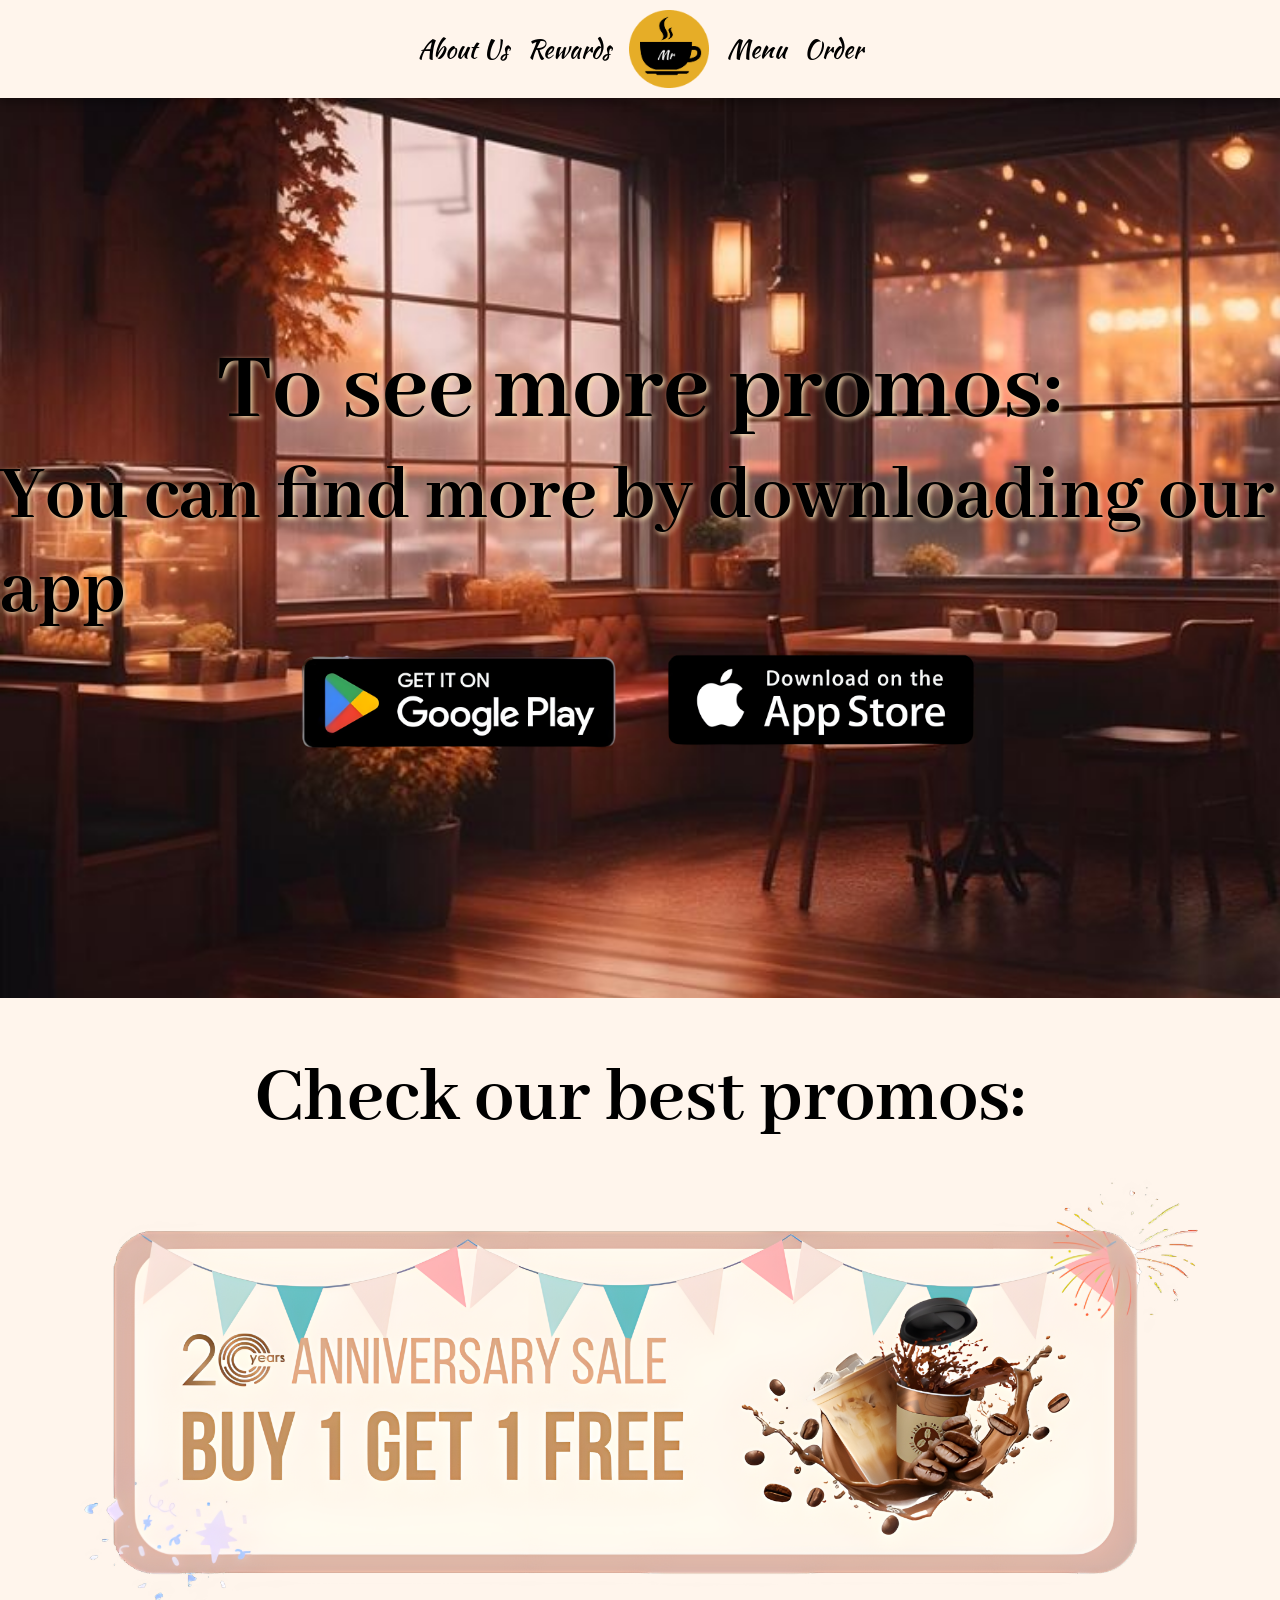
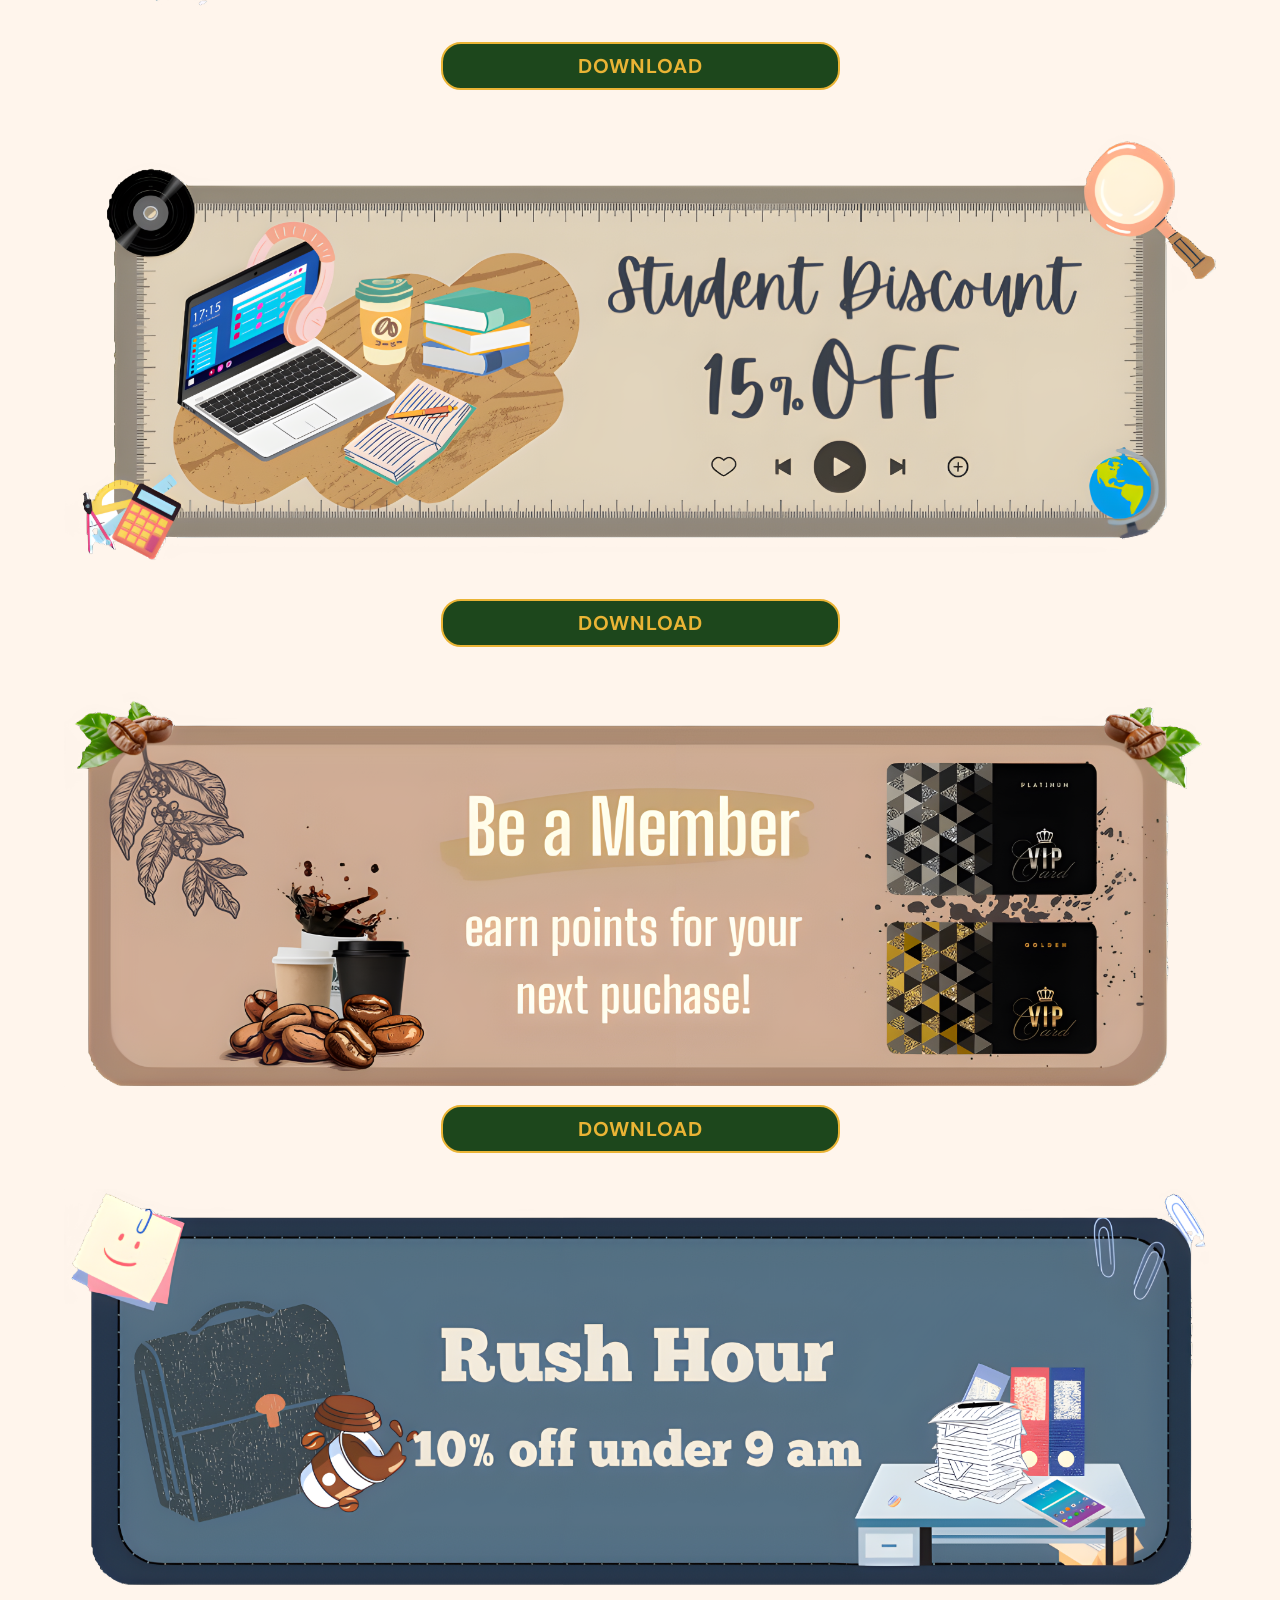
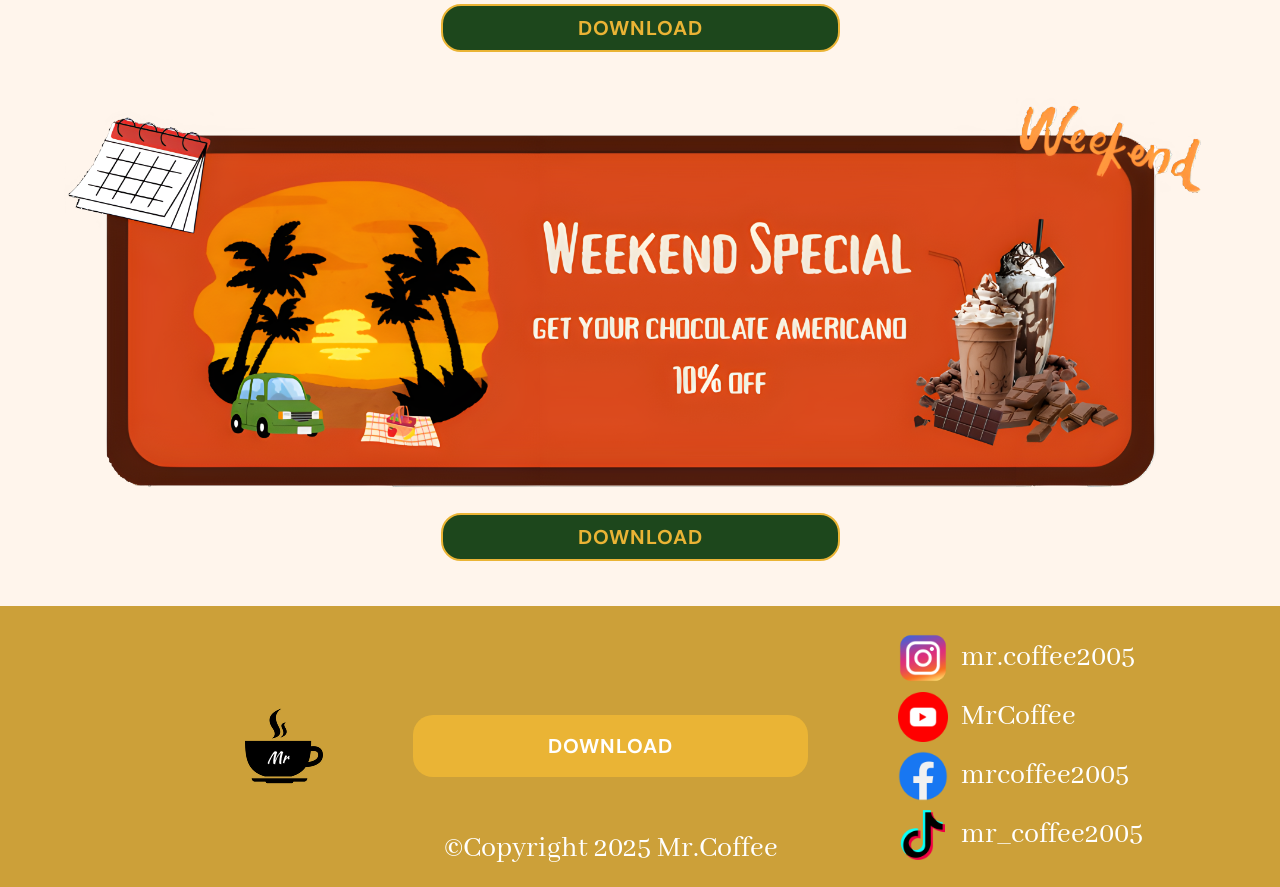
<file: html/rewards.html>
<!DOCTYPE html>
<html lang="en">
<head>
    <meta charset="UTF-8">
    <meta name="viewport" content="width=device-width, initial-scale=1.0">
    <title>MrCoffee</title>
    <link rel="stylesheet" href="../css/rewards.css">
    <link rel="icon" type="png" href="../assets/Icon.png">
</head>
<body>
    <header class="navbar">
        <ul class="nav-links">
            <li><a href="../html/aboutUs.html">About Us</a></li>
            <li><a href="../html/rewards.html">Rewards</a></li>
            <li class="no-circle"><a href="../index.html"><img src="../assets/Logo.png" class="logo"></a></li>
            <li><a href="../html/menu.html">Menu</a></li>
            <li><a href="../html/order.html">Order</a></li>
        </ul>
    </header>
    <div class="hero">
        <img src="../assets/Coffee Shop Background.jpeg">
        <div class="hero-content">
            <h1>To see more promos:</h1>
            <h2>You can find more by downloading our app</h2>
            <div class="hero-downloads">
                <a href="https://play.google.com/store/games?hl=en" target="_blank" rel="noopener noreferrer"><img src="../assets/Google Play Download.png" class="hero-google"></a>
                <a href="https://www.apple.com/id/app-store/" target="_blank" rel="noopener noreferrer"><img src="../assets/IOs Download.png" class="hero-apple"></a>
            </div>
        </div>
    </div>
    <div class="rewards">
        <h1>Check our best promos:</h1>
        <div class="rewards-cards">
            <div class="anniversary">
                <img src="../assets/MrCoffee Reward Cards - Anniversary.PNG">
                <a><button onclick="openPopup()">DOWNLOAD</button></a>
            </div>
            <div class="student">
                <img src="../assets/MrCoffee Reward Cards - Student.PNG">
                <a><button onclick="openPopup()">DOWNLOAD</button></a>
            </div>
            <div class="member">
                <img src="../assets/MrCoffee Reward Cards - Member.PNG">
                <a><button onclick="openPopup()">DOWNLOAD</button></a>
            </div>
            <div class="rush">
                <img src="../assets/MrCoffee Reward Cards - Rush Hour.PNG">
                <a><button onclick="openPopup()">DOWNLOAD</button></a>
            </div>
            <div class="weekend">
                <img src="../assets/MrCoffee Reward Cards - Weekend Special.PNG">
                <a><button onclick="openPopup()">DOWNLOAD</button></a>
            </div>
        </div>
    </div>
    <footer class="bottom-page">
        <img src="../assets/Icon.png" id="bottom-icon">
        <div class="download-copyright">
            <button onclick="openPopup()">DOWNLOAD</button>
            <span>©Copyright 2025 Mr.Coffee</span>
        </div>
        <div class="contacts">
            <div class="contacts-items">
                <img src="../assets/instagram.png">
                <span>mr.coffee2005</span>
            </div>
            <div class="contacts-items">
                <img src="../assets/youtube.png">
                <span>MrCoffee</span>
            </div>
            <div class="contacts-items">
                <img src="../assets/facebook.png">
                <span>mrcoffee2005</span>
            </div>
            <div class="contacts-items">
                <img src="../assets/tik-tok.png">
                <span>mr_coffee2005</span>
            </div>
        </div>
    </footer>
    <div class="popup-container" id="myPopup">
        <div class="popup">
            <div class="popup-header">
                <h2>Download</h2>
                <button class="close-btn" onclick="closePopup()">&times;</button>
            </div>
            <div class="popup-content">
                <a href="https://play.google.com/store/games?hl=en" target="_blank" rel="noopener noreferrer"><img src="../assets/Google Play Download.png" class="android"></a>
                <a href="https://www.apple.com/id/app-store/" target="_blank" rel="noopener noreferrer"><img src="../assets/IOs Download.png" class="apple"></a>
            </div>
            <div class="popup-footer">
                <button class="btn" onclick="closePopup()">Close</button>
            </div>
        </div>
    </div>
    <script src="../js/download pop.js"></script>
</body>
</html>
</file>
<file: css/style.css>
@import url('https://fonts.googleapis.com/css2?family=Abhaya+Libre:wght@400;500;600;700;800&family=Atkinson+Hyperlegible+Next:ital,wght@0,200..800;1,200..800&family=Bebas+Neue&family=DM+Sans:ital,opsz,wght@0,9..40,100..1000;1,9..40,100..1000&family=Kaushan+Script&family=Krub:ital,wght@0,200;0,300;0,400;0,500;0,600;0,700;1,200;1,300;1,400;1,500;1,600;1,700&family=Poppins:ital,wght@0,100;0,200;0,300;0,400;0,500;0,600;0,700;0,800;0,900;1,100;1,200;1,300;1,400;1,500;1,600;1,700;1,800;1,900&display=swap');

:root {
    --heading-font: "Kaushan Script", cursive;
    --body-font: "Abhaya Libre", serif;
    --button-font: "DM Sans", sans-serif;
    --modern-font: "Bebas Neue", sans-serif;
    --bottom-font: "Krub", sans-serif;
}

*{
    box-sizing: border-box;
    margin: 0;
    padding: 0;
}

body{
    position: relative;
    margin: 0px;
    padding: 0px;
    width: 100%;
    background-color: rgb(255, 245, 236); 
}

html{
    overflow-x: hidden;
    background-color: rgb(255, 245, 236); 
    font-size: 10px;
}

.navbar{
    display: flex;
    position: sticky;
    top: 0;
    width: 100%;
    align-items: center;
    justify-content: center;
    flex-wrap: wrap;
    flex-direction: column;
    margin: 0;
    padding: 5px;
    background-color: rgb(255, 245, 236); 
    box-shadow: 0 4px 8px 1px rgba(0, 0, 0, 0.3); 
    z-index: 1000; 
    overflow: visible;
}

a, a:hover, a:active{
    cursor: pointer;
    text-decoration: none;
    color: inherit;
}

button {
    display: inline-block;
    position: relative;
    background: transparent;
    border: 2px solid #EAB435;
    color: #EAB435;
    padding: 1vmin 10vmin;
    text-align: center;
    text-decoration: none;
    letter-spacing: 1px;
    font-size: 2rem;
    border-radius: 20px;
    font-family: var(--button-font);
    font-weight: bold;
    z-index: 1;
    cursor: pointer;
    overflow: hidden;
}

button::before {
    content: "";
    position: absolute;
    top: 50%;
    left: 50%;
    width: 0;
    height: 0;
    background-color: #EAB435;
    border-radius: 50%;
    transform: translate(-50%, -50%);
    transition: width 0.5s ease-out, height 0.5s ease-out;
    z-index: -1;
}

button:hover::before {
    width: 300%;
    height: 300%;
}

button:hover {
    color: white;
}

button:active {
    transform: scale(0.9);
}

ul{
    display: flex;
    align-items: center;
    justify-content: center;
    flex-wrap: wrap;
    list-style: none;
    padding: 5px;
}

li{
    display: flex;
    overflow: visible;
    font-family: var(--heading-font);
    font-weight: 550;
    font-size: 2.5rem;
    padding: 0 1vmin;
    white-space: nowrap;
    position: relative;
    transition: transform 0.3s ease, background-color 1.0s ease;
}

li:hover::before {
    content: "";
    position: absolute;
    width: 85%;
    height: 100%;
    background-color: #F8C44A;
    border-radius: 50%;
    z-index: -1;
    transition: all 0.3s ease;
}

li:hover{
    transform: scale(1.1,1.1);
    cursor: pointer;
}

li.no-circle:hover::before{
    content: none;
}

.logo {
    display: block;
    width: 80px;
    height: auto;
    max-width: 100%;
}

.hero-box{
    position: relative;
    display: flex;
    justify-content: center;
    width: 100vw;
    height: 100vh;
}

.hero-bg{
    position: absolute;
    width: 100vw;
    height: 100vh;
    object-fit: cover;
    pointer-events: none;
}

.hero-box h2{
    display: flex;
    font-family: var(--body-font);
    font-weight: 600;
    color: black;
    z-index: 10;
    font-size: 10rem;
    animation: movedown 1.25s ease forwards;
}

.hero-text{
    position: relative;
}

@keyframes movedown{
    from {transform: translateY(0);}
    to {transform: translateY(110%);}
}
.hero-text{
    color: #C08B0F;
    margin-left: 20px;
}

.drinks{
    position: relative;
    margin-top: 7.5vh;
    display: flex;
    justify-content: center;
    align-items: center;
    font-family: var(--body-font);
    font-weight: 400;
    font-style: normal;
    font-size: 2.25vh;
    flex-direction: column;
    overflow: visible;
    width: 100%;
}

.drinks-header{
    font-size: 5rem;
}

.coffee-pour1, .coffee-pour2{
    position: absolute;
    width: 350px;
    opacity: 70%;
    pointer-events: none;
}

.coffee-pour1{
    top: 0;
    right: -50px;
    transform: rotate(40deg);
}

.coffee-pour2{
    top: 40vh;
    left: -50px;
    transform: rotate(210deg);
}

.drinks-images{
    display: flex;
    justify-content: space-around;
    align-items: center;
    max-width: 100%vw;
    margin: 0 auto;
    gap: 2vmin;
    margin: 5vmin 0;
}

.drinks-images img{
    overflow: hidden;
    border-radius: 75px;
    height: 30vmax;
    width: 12vmax;
    object-fit: cover;
    transition: transform 0.5s ease;
}

.drinks-images img:hover{
    transform: translateY(-5px);
}

.drinks-images div{
    display: flex;
    flex-direction: column;
    align-items: center;
    width: 100%;
    text-align: center;
}

.drinks-images p{
    max-width: 100%;
    white-space: normal;
    word-wrap: break-word;
    font-family: var(--body-font);
}

.drinks-images img,p{
    margin: 2vmin;
    z-index: 10;
}

.homepage-reward{
    display: flex;
    justify-content: center;
    align-items: center;
    flex-direction: column;
    flex-wrap: wrap;
    margin: auto;
    padding: 5px;
    height: 100%;
}

.homepage-reward-header{
    margin: 5vh 0px 3.5vh 0px;
    font-size: 5rem;
    font-family: var(--body-font);
    font-weight: 700;
    font-style: normal;
}

.homepage-reward-banner{
    display: flex;
    justify-content: space-evenly;
    align-items: center;
    flex-wrap: wrap;
    flex-direction: column;
    margin-bottom: 5vh;
}

.homepage-reward-banner img{
    display: block;
    height: auto;
    object-fit: cover;
    width: 90vw;
    transition: transform 1s ease;
}

.homepage-reward-banner img:hover{
    transform: translateY(-10px);
}

.homepage-reward-banner button{
    background-color: rgb(29, 71, 28);
}

.homepage-founder{
    display: flex;
    justify-content: center;
    align-items: center;
    flex-direction: column;
    margin: 5vmin;
}

.homepage-founder img{
    width: 35vh;
    border-radius: 2vw;
    object-fit: cover;
}

.homepage-founder h1{
    font-family: var(--body-font);
    font-weight: bold;
    font-size: 5rem;
}

.homepage-founder-content{
    margin: 3vh;
    padding: 0px 7vw;
    display: flex;
    flex-wrap: wrap;
    gap: 10vw;
    width: 80%;
}

.homepage-founder-desc{
    display: flex;
    position: relative;
    justify-content: center;
    align-items: center;
    flex-direction: column;
    flex-wrap: wrap;
    margin: 2vh;
    font-family: var(--body-font);
    flex: 1 0 0;
    overflow: hidden;
}

.homepage-founder-desc p{
    overflow: hidden;
    margin: 3vh 0px;
    text-align: left;
    flex: 1 1 0;
    min-width: 0;
    font-size: 3vh;
    max-width: 35ch;
}

.homepage-founder-desc img{
    position: absolute;
    opacity: 30%;
    transform: rotate(35deg);
}

.homepage-founder-content img{
    transition: transform 0.5s ease;
}

.homepage-founder-content img:hover{
    transform: translateY(-5px);
}

.homepage-founder-desc h2 {font-size: 4vh;}

.bottom-page{
    position: relative;
    background-color: #CCA039;
    display: flex;
    align-items: center;
    justify-content: center;
    gap: 10vmin;
    padding: 3vmin;
    padding-left: 15vmin;
}

#bottom-icon{
    width: 7%;
}

.contacts{
    display: flex;
    flex-direction: column;
    row-gap: 1vh;
    width: auto;
}

.bottom-page span{
    font-family: var(--body-font);
    color: white;
    font-size: 3rem;
}

.contacts-items{
    display: flex;
    align-items: center;
    column-gap: 1vw;
    font-family: var(--body-font);
    white-space: nowrap;
}

.contacts img{
    width: 50px;
    object-fit: contain;
    flex-shrink: 0;
}

.download-copyright{
    display: flex;
    flex-direction: column;
    justify-content: center;
    align-items: center;
    row-gap: 5vh;
    overflow: visible;
}

.download-copyright button{
    background-color: #EAB435;
    border: none;
    color: white;
    text-align: center;
    padding: 2vmin 15vmin;
    text-decoration: none;
    cursor: pointer;
    font-family: var(--button-font);
    font-weight: bold;
    position: relative;
    transition: all .4s;
}

.download-copyright button:hover {
    border-radius: 5px;
    transform: translateY(-10px);
    border-radius: 20px;
    box-shadow: 0 7px 0 -2px #cf940a,
    0 15px 0 -4px #6c4d06,
    0 16px 10px -3px #6c4d06;
}

.download-copyright button:active {
    transition: all 0.2s;
    transform: translateY(-5px);
    border-radius: 20px;
    box-shadow: 0 2px 0 -2px #cf940a,
    0 8px 0 -4px #6c4d06,
    0 12px 10px -3px #6c4d06;
}

.download-copyright span {
    position: absolute;
    top: 80%;
}

.popup-container {
    display: none;
    position: fixed;
    top: 0;
    left: 0;
    width: 100%;
    height: 100%;
    background-color: rgba(0, 0, 0, 0.5);
    z-index: 1000;
    justify-content: center;
    align-items: center;
    opacity: 0;
    transition: opacity 0.3s ease;
}

.popup {
    background-color: white;
    width: 80%;
    max-width: 500px;
    border-radius: 8px;
    box-shadow: 0 4px 20px rgba(0, 0, 0, 0.2);
    overflow: hidden;
    transform: scale(0.8);
    transition: transform 0.3s ease;
}

.popup-header {
    background-color: #EAB435;
    color: white;
    padding: 15px 20px;
    display: flex;
    justify-content: space-between;
    align-items: center;
}

.popup-header h2 {
    margin: 0;
    font-family: var(--button-font);
    font-size: 1.5rem;
}

.close-btn {
    background: none;
    border: none;
    color: white;
    font-size: 1.8rem;
    cursor: pointer;
    padding: 0;
    line-height: 1;
}

.popup-content {
    padding: 5px 20px;
    font-family: var(--body-font);
    display: flex;
}

.popup-footer {
    padding: 15px 20px;
    text-align: right;
    border-top: 1px solid #eee;
}

.btn {
    background-color: #EAB435;
    border: none;
    color: white;
    padding: 8px 16px;
    border-radius: 4px;
    cursor: pointer;
    font-family: var(--button-font);
    font-weight: bold;
}

.popup-container.active {
    display: flex;
    opacity: 1;
}

.popup-container.active .popup {
    transform: scale(1);
}

.android{
    width: 100%;
    height: 100%;
    object-fit: cover;
    transform: all .4s;
}

.apple{
    width: 100%;
    height: 100%;
    object-fit: cover;
    transform: all .4s;
}

.apple:hover, .android:hover{
    cursor: pointer;
}

.apple:active, .android:active{
    transform: scale(0.9,0.9);
}

@keyframes fadeIn {
    from { opacity: 0; }
    to { opacity: 1; }
}

@keyframes scaleIn {
    from { transform: scale(0.8); }
    to { transform: scale(1); }
}

@media screen and (max-width: 768px) {

    .container {
        width: 100%; 
        padding: 10px;
    }

    .hero-box h2{
        font-size: 5rem;
    }

    .drinks-images{
        flex-wrap: wrap;
    }

    .drinks-images img{
        height: 60vmin;
        width: 40vmin;   
    }

    .coffee-pour1, .coffee-pour2{
        width: 0px;
    }

    .contacts img{
        width: 35px;
    }

    #bottom-icon{
        width: 100px;
    }

    .bottom-page{
        padding-left: 10vmin;
        gap: 5vmin;
    }

    .bottom-page span{
        font-size: 1rem;
    }

    .homepage-founder-content{
        gap: 2vmin;
        flex-direction: column;
        justify-content: center;
        align-items: center;
    }

    .homepage-founder-desc h1{
        font-size: 2rem;
    }

    .homepage-founder-desc{
        flex: none;
    }

    .homepage-founder-desc p{
        flex: none;
    }

    button{
        padding: 1vmin 5vmin;
    }

    .download-copyright{
        gap: 8vmin;
    }

    .download-copyright button{
        padding: 1vmin 5vmin;
    }

    .contacts-items img{
        width: 20px;
    }
}

@media screen and (max-width: 450px){

    .navbar li{
        font-size: 1rem;
    }

    .logo{
        width: 30px;
    }

    #bottom-icon{
        width: 30px;
    }

    .bottom-page span{
        font-size: 0.75rem;
    }

    .hero-box{
        height: 30vh;
        margin: 0;
        flex: 0;
    }

    @keyframes movedown{
        from {transform: translateY(0);}
        to {transform: translateY(50px);}
    }

    .hero-bg{
        height: auto;
    }

    .hero-text h2, .hero-txt span{
        font-size: 2em;
    }

    .drinks-header{
        font-size: 2rem;
    }

    .homepage-reward-header{
        font-size: 2rem;
    }

    .homepage-founder h1{
        font-size: 3rem;
    }

    .homepage-founder h2{
        font-size: 2rem;
    }

    .homepage-founder-desc p{
        font-size: 1.5rem;
    }

    .homepage-founder-desc img{
        display: none;
    }

    .homepage-founder img{
        width: 200px;
    }
}
</file>
<file: css/aboutUs.css>
@import url('https://fonts.googleapis.com/css2?family=Abhaya+Libre:wght@400;500;600;700;800&family=Atkinson+Hyperlegible+Next:ital,wght@0,200..800;1,200..800&family=Bebas+Neue&family=DM+Sans:ital,opsz,wght@0,9..40,100..1000;1,9..40,100..1000&family=Kaushan+Script&family=Krub:ital,wght@0,200;0,300;0,400;0,500;0,600;0,700;1,200;1,300;1,400;1,500;1,600;1,700&family=Poppins:ital,wght@0,100;0,200;0,300;0,400;0,500;0,600;0,700;0,800;0,900;1,100;1,200;1,300;1,400;1,500;1,600;1,700;1,800;1,900&display=swap');

:root {
    --heading-font: "Kaushan Script", cursive;
    --body-font: "Abhaya Libre", serif;
    --button-font: "DM Sans", sans-serif;
    --modern-font: "Bebas Neue", sans-serif;
    --bottom-font: "Krub", sans-serif;
}

*{
    box-sizing: border-box;
    margin: 0;
    padding: 0;
}

body{
    position: relative;
    margin: 0px;
    padding: 0px;
    width: 100%;
    background-color: rgb(255, 245, 236); 
}

html{
    overflow-x: hidden;
    background-color: rgb(255, 245, 236); 
    font-size: 10px;
}

.navbar{
    display: flex;
    position: sticky;
    top: 0;
    width: 100%;
    align-items: center;
    justify-content: center;
    flex-wrap: wrap;
    flex-direction: column;
    margin: 0;
    padding: 5px;
    background-color: rgb(255, 245, 236); 
    box-shadow: 0 4px 8px 1px rgba(0, 0, 0, 0.3); 
    z-index: 1000; 
    overflow: visible;
}

a, a:hover, a:active{
    cursor: pointer;
    text-decoration: none;
    color: inherit;
}

button {
    display: inline-block;
    position: relative;
    background: transparent;
    border: 2px solid #EAB435;
    color: #EAB435;
    padding: 1vmin 10vmin;
    text-align: center;
    text-decoration: none;
    letter-spacing: 1px;
    font-size: 2rem;
    border-radius: 20px;
    font-family: var(--button-font);
    font-weight: bold;
    z-index: 1;
    cursor: pointer;
    overflow: hidden;
}

button::before {
    content: "";
    position: absolute;
    top: 50%;
    left: 50%;
    width: 0;
    height: 0;
    background-color: #EAB435;
    border-radius: 50%;
    transform: translate(-50%, -50%);
    transition: width 0.5s ease-out, height 0.5s ease-out;
    z-index: -1;
}

button:hover::before {
    width: 300%;
    height: 300%;
}

button:hover {
    color: white;
}

button:active {
    transform: scale(0.9);
}

ul{
    display: flex;
    align-items: center;
    justify-content: center;
    flex-wrap: wrap;
    list-style: none;
    padding: 5px;
}

li{
    display: flex;
    overflow: visible;
    font-family: var(--heading-font);
    font-weight: 550;
    font-size: 2.5rem;
    padding: 0 1vmin;
    white-space: nowrap;
    position: relative;
    transition: transform 0.3s ease, background-color 1.0s ease;
}

li:hover::before {
    content: "";
    position: absolute;
    width: 85%;
    height: 100%;
    background-color: #F8C44A;
    border-radius: 50%;
    z-index: -1;
    transition: all 0.3s ease;
}

li:hover{
    transform: scale(1.1,1.1);
    cursor: pointer;
}

li.no-circle:hover::before{
    content: none;
}

.logo {
    display: block;
    width: 80px;
    height: auto;
    max-width: 100%;
}

.hero{
    display: flex;
    justify-content: center;
    align-items: center;
    flex-direction: column;
}

h2{
    font-size: 8rem;
    font-family: var(--body-font);
    margin: 3vmin 0;
    z-index: 1;
}

.founder-img{
    object-fit: cover;
    height: auto;
    width: 30vw;
    z-index: 1;
    border-radius: 50px;
    margin-bottom: 3vmin;
}

.splash{
    top: 5%;
    position: absolute;
    width: 100%;
    height: auto;
    object-fit: cover;
}

h1{
    font-family: var(--body-font);
    font-size: 9rem;
    font-weight: bold;
    margin-bottom: 3vmin;
    z-index: 1;
}

p{
    font-family: var(--body-font);
    font-size: 4rem;
    width: 65vw;
    white-space: normal;
    overflow-wrap: break-word;
    margin-bottom: 3vmin;
    z-index: 1;
}

.cards{
    display: flex;
    position: relative;
    justify-content: center;
    align-items: center;
    flex-direction: column;
}

#pour1, #pour2{
    position: absolute;
    z-index: 0.9;
}

#pour1{
    top: 0;
    right: 0;
    transform: rotate(30deg);
    width: 40%;
}

#pour2{
    width: 40%;
    bottom: 0;
    left: 0;
    transform: rotate(210deg);
}

.cards p{
    font-size: 3rem;
    font-weight: 800;
}

.mission, .vision, .story{
    display: flex;
    justify-content: center;
    align-items: center;
    flex-direction: column;
    width: 70vw;
    height: 40vh;
    margin: 5vmin 0;
}

.mission::before, .vision::before, .story::before{
    position: absolute;
    height: inherit;
    width: inherit;
    content: "";
    border-radius: 50px;
    background-color: #EAB435;
    opacity: 80%;
    z-index: 1;
}

.mission {height: 42vh;}
.vision {height: 55vh;}
.story {height: 60vh;}

#mission-bg, #vision-bg, #story-bg{
    border-radius: 50px;
    position: absolute;
    object-fit: cover;
    height: inherit;
    width: inherit;
}

.bottom-page{
    position: relative;
    background-color: #CCA039;
    display: flex;
    align-items: center;
    justify-content: center;
    gap: 10vmin;
    padding: 3vmin;
    padding-left: 15vmin;
}

#bottom-icon{
    width: 7%;
}

.contacts{
    display: flex;
    flex-direction: column;
    row-gap: 1vh;
    width: auto;
}

.bottom-page span{
    font-family: var(--body-font);
    color: white;
    font-size: 3rem;
}

.contacts-items{
    display: flex;
    align-items: center;
    column-gap: 1vw;
    font-family: var(--body-font);
    white-space: nowrap;
}

.contacts img{
    width: 50px;
    object-fit: contain;
    flex-shrink: 0;
}

.download-copyright{
    display: flex;
    flex-direction: column;
    justify-content: center;
    align-items: center;
    row-gap: 5vh;
    overflow: visible;
}

.download-copyright button{
    background-color: #EAB435;
    border: none;
    color: white;
    text-align: center;
    padding: 2vmin 15vmin;
    text-decoration: none;
    cursor: pointer;
    font-family: var(--button-font);
    font-weight: bold;
    position: relative;
    transition: all .4s;
}

.download-copyright button:hover {
    border-radius: 5px;
    transform: translateY(-10px);
    border-radius: 20px;
    box-shadow: 0 7px 0 -2px #cf940a,
    0 15px 0 -4px #6c4d06,
    0 16px 10px -3px #6c4d06;
}

.download-copyright button:active {
    transition: all 0.2s;
    transform: translateY(-5px);
    border-radius: 20px;
    box-shadow: 0 2px 0 -2px #cf940a,
    0 8px 0 -4px #6c4d06,
    0 12px 10px -3px #6c4d06;
}

.download-copyright span {
    position: absolute;
    top: 80%;
}

.popup-container {
    display: none;
    position: fixed;
    top: 0;
    left: 0;
    width: 100%;
    height: 100%;
    background-color: rgba(0, 0, 0, 0.5);
    z-index: 1000;
    justify-content: center;
    align-items: center;
    opacity: 0;
    transition: opacity 0.3s ease;
}

.popup {
    background-color: white;
    width: 80%;
    max-width: 500px;
    border-radius: 8px;
    box-shadow: 0 4px 20px rgba(0, 0, 0, 0.2);
    overflow: hidden;
    transform: scale(0.8);
    transition: transform 0.3s ease;
}

.popup-header {
    background-color: #EAB435;
    color: white;
    padding: 15px 20px;
    display: flex;
    justify-content: space-between;
    align-items: center;
}

.popup-header h2 {
    margin: 0;
    font-family: var(--button-font);
    font-size: 1.5rem;
}

.close-btn {
    background: none;
    border: none;
    color: white;
    font-size: 1.8rem;
    cursor: pointer;
    padding: 0;
    line-height: 1;
}

.popup-content {
    padding: 5px 20px;
    font-family: var(--body-font);
    display: flex;
}

.popup-footer {
    padding: 15px 20px;
    text-align: right;
    border-top: 1px solid #eee;
}

.btn {
    background-color: #EAB435;
    border: none;
    color: white;
    padding: 8px 16px;
    border-radius: 4px;
    cursor: pointer;
    font-family: var(--button-font);
    font-weight: bold;
}

.popup-container.active {
    display: flex;
    opacity: 1;
}

.popup-container.active .popup {
    transform: scale(1);
}

.android{
    width: 100%;
    height: 100%;
    object-fit: cover;
    transform: all .4s;
}

.apple{
    width: 100%;
    height: 100%;
    object-fit: cover;
    transform: all .4s;
}

.apple:hover, .android:hover{
    cursor: pointer;
}

.apple:active, .android:active{
    transform: scale(0.9,0.9);
}

@keyframes fadeIn {
    from { opacity: 0; }
    to { opacity: 1; }
}

@keyframes scaleIn {
    from { transform: scale(0.8); }
    to { transform: scale(1); }
}

@media screen and (max-width: 768px) {

    .splash{ 
        display: none;
    }

    .hero h2{
        font-size: 4rem;
    }

    .hero h1{
        font-size: 5rem;
    }

    .hero p{
        font-size: 2rem;
    }

    #pour1, #pour2{
        display: none;
    }

    .cards h2{
        font-size: 4rem;
    }

    .cards p{
        font-size: 2rem;
    }

    #bottom-icon{
        width: 100px;
    }

    .bottom-page{
        padding-left: 10vmin;
        gap: 5vmin;
    }

    .bottom-page span{
        font-size: 1rem;
    }

    button{
        padding: 1vmin 5vmin;
    }

    .download-copyright{
        gap: 8vmin;
    }

    .download-copyright button{
        padding: 1vmin 5vmin;
    }

    .contacts-items img{
        width: 20px;
    }
}

@media screen and (max-width: 450px){

    .navbar li{
        font-size: 1rem;
    }

    .logo{
        width: 30px;
    }

    #bottom-icon{
        width: 30px;
    }

    .bottom-page span{
        font-size: 0.75rem;
    }

    .hero p{
        font-size: 1.2rem;
    }

    .hero h2{
        font-size: 2rem;
    }

    .hero h1{
        font-size: 2rem;
    }

    .cards h2{
        font-size: 2rem;
    }

    .cards p{
        font-size: 1.2rem;
    }
}
</file>
<file: css/menu.css>
@import url('https://fonts.googleapis.com/css2?family=Abhaya+Libre:wght@400;500;600;700;800&family=Atkinson+Hyperlegible+Next:ital,wght@0,200..800;1,200..800&family=Bebas+Neue&family=DM+Sans:ital,opsz,wght@0,9..40,100..1000;1,9..40,100..1000&family=Kaushan+Script&family=Krub:ital,wght@0,200;0,300;0,400;0,500;0,600;0,700;1,200;1,300;1,400;1,500;1,600;1,700&family=Poppins:ital,wght@0,100;0,200;0,300;0,400;0,500;0,600;0,700;0,800;0,900;1,100;1,200;1,300;1,400;1,500;1,600;1,700;1,800;1,900&display=swap');



:root {
    --heading-font: "Kaushan Script", cursive;
    --body-font: "Abhaya Libre", serif;
    --button-font: "DM Sans", sans-serif;
    --modern-font: "Bebas Neue", sans-serif;
    --bottom-font: "Krub", sans-serif;
}

*{
    box-sizing: border-box;
    margin: 0;
    padding: 0;
}

body{
    position: relative;
    margin: 0px;
    padding: 0px;
    width: 100%;
    height: 100%;
    background-color: rgb(255, 245, 236); 
}

html{
    overflow-x: hidden;
    background-color: rgb(255, 245, 236); 
    font-size: 10px;
    height: 100%;
}

.navbar{
    display: flex;
    position: sticky;
    top: 0;
    width: 100%;
    align-items: center;
    justify-content: center;
    flex-wrap: wrap;
    flex-direction: column;
    margin: 0;
    padding: 5px;
    background-color: rgb(255, 245, 236); 
    box-shadow: 0 4px 8px 1px rgba(0, 0, 0, 0.3); 
    z-index: 1000; 
    overflow: visible;
}

a, a:hover, a:active{
    cursor: pointer;
    text-decoration: none;
    color: inherit;
}

button {
    display: inline-block;
    position: relative;
    background: transparent;
    border: 2px solid #EAB435;
    color: #EAB435;
    padding: 1vmin 10vmin;
    text-align: center;
    text-decoration: none;
    letter-spacing: 1px;
    font-size: 2rem;
    border-radius: 20px;
    font-family: var(--button-font);
    font-weight: bold;
    z-index: 1;
    cursor: pointer;
    overflow: hidden;
}

button::before {
    content: "";
    position: absolute;
    top: 50%;
    left: 50%;
    width: 0;
    height: 0;
    background-color: #EAB435;
    border-radius: 50%;
    transform: translate(-50%, -50%);
    transition: width 0.5s ease-out, height 0.5s ease-out;
    z-index: -1;
}

button:hover::before {
    width: 300%;
    height: 300%;
}

button:hover {
    color: white;
}

button:active {
    transform: scale(0.9);
}

.navbar ul{
    display: flex;
    align-items: center;
    justify-content: center;
    flex-wrap: wrap;
    list-style: none;
    padding: 5px;
}

.navbar li{
    display: flex;
    overflow: visible;
    font-family: var(--heading-font);
    font-weight: 550;
    font-size: 2.5rem;
    padding: 0 1vmin;
    white-space: nowrap;
    position: relative;
    transition: transform 0.3s ease, background-color 1.0s ease;
}

.navbar li:hover::before {
    content: "";
    position: absolute;
    width: 85%;
    height: 100%;
    background-color: #F8C44A;
    border-radius: 50%;
    z-index: -1;
    transition: all 0.3s ease;
}

.navbar li:hover{
    transform: scale(1.1,1.1);
    cursor: pointer;
}

.navbar li.no-circle:hover::before{
    content: none;
}

.logo {
    display: block;
    width: 80px;
    height: auto;
    max-width: 100%;
}

.content{
    display: flex;
    align-items: flex-start;
    flex: 1;
    width: auto;
    height: auto;
}

.sidebar{
    width: 20vw;
    height: 100vh;
    background-color: rgb(223, 215, 208);
}

.sidebar li a {
    display: block;
    width: 100%;
    height: 100%;
    padding: 1vmin 0.5vmin 1vmin 2vmin;
    text-decoration: none;
    color: inherit;
}

.sidebar li a:hover {
    cursor: pointer;
    background-color: rgb(176, 167, 162);
}

.sidebar li a:hover::before{
    width: inherit;
    height: inherit;
}

.sidebar li{
    font-size: 3.5rem;
}

.menu{
    display: flex;
    width: 100%;
    justify-content: space-evenly;
    align-items: center;
    flex-direction: column;
    padding-top: 4vh;
    gap: 2vmin;
}

.menu-content-wrapper{
    display: flex;
    justify-content: center;
    align-items: center;
}

h1{
    font-family: var(--body-font);
    font-size: 6rem;
}

.menu-content img{
    height: 100px;
    width: 100px;
    object-fit: cover;
    border-radius: 50%;
}

.items{
    display: flex;
    align-items: center;
    padding: 2vmin;
    gap: 2vmin;
}

.items span{
    font-size: 4rem;
}

.bottom-page{
    position: relative;
    background-color: #CCA039;
    display: flex;
    align-items: center;
    justify-content: center;
    gap: 10vmin;
    padding: 3vmin;
    padding-left: 15vmin;
    height: 40vmin;
    width: 100vw;
}

#bottom-icon{
    width: 7%;
}

.contacts{
    display: flex;
    flex-direction: column;
    row-gap: 1vh;
    width: auto;
}

.bottom-page span{
    font-family: var(--body-font);
    color: white;
    font-size: 3rem;
}

.contacts-items{
    display: flex;
    align-items: center;
    column-gap: 1vw;
    font-family: var(--body-font);
    white-space: nowrap;
}

.contacts img{
    width: 50px;
    object-fit: contain;
    flex-shrink: 0;
}

.download-copyright{
    display: flex;
    flex-direction: column;
    justify-content: center;
    align-items: center;
    row-gap: 5vh;
    overflow: visible;
}

.download-copyright button{
    background-color: #EAB435;
    border: none;
    color: white;
    text-align: center;
    padding: 2vmin 15vmin;
    text-decoration: none;
    cursor: pointer;
    font-family: var(--button-font);
    font-weight: bold;
    position: relative;
    transition: all .4s;
}

.download-copyright button:hover {
    border-radius: 5px;
    transform: translateY(-10px);
    border-radius: 20px;
    box-shadow: 0 7px 0 -2px #cf940a,
    0 15px 0 -4px #6c4d06,
    0 16px 10px -3px #6c4d06;
}

.download-copyright button:active {
    transition: all 0.2s;
    transform: translateY(-5px);
    border-radius: 20px;
    box-shadow: 0 2px 0 -2px #cf940a,
    0 8px 0 -4px #6c4d06,
    0 12px 10px -3px #6c4d06;
}

.download-copyright span {
    position: absolute;
    top: 80%;
}

.popup-container {
    display: none;
    position: fixed;
    top: 0;
    left: 0;
    width: 100%;
    height: 100%;
    background-color: rgba(0, 0, 0, 0.5);
    z-index: 1000;
    justify-content: center;
    align-items: center;
    opacity: 0;
    transition: opacity 0.3s ease;
}

.popup {
    background-color: white;
    width: 80%;
    max-width: 500px;
    border-radius: 8px;
    box-shadow: 0 4px 20px rgba(0, 0, 0, 0.2);
    overflow: hidden;
    transform: scale(0.8);
    transition: transform 0.3s ease;
}

.popup-header {
    background-color: #EAB435;
    color: white;
    padding: 15px 20px;
    display: flex;
    justify-content: space-between;
    align-items: center;
}

.popup-header h2 {
    margin: 0;
    font-family: var(--button-font);
    font-size: 1.5rem;
}

.close-btn {
    background: none;
    border: none;
    color: white;
    font-size: 1.8rem;
    cursor: pointer;
    padding: 0;
    line-height: 1;
}

.popup-content {
    padding: 5px 20px;
    font-family: var(--body-font);
    display: flex;
}

.popup-footer {
    padding: 15px 20px;
    text-align: right;
    border-top: 1px solid #eee;
}

.btn {
    background-color: #EAB435;
    border: none;
    color: white;
    padding: 8px 16px;
    border-radius: 4px;
    cursor: pointer;
    font-family: var(--button-font);
    font-weight: bold;
}

.popup-container.active {
    display: flex;
    opacity: 1;
}

.popup-container.active .popup {
    transform: scale(1);
}

.android{
    width: 100%;
    height: 100%;
    object-fit: cover;
    transform: all .4s;
}

.apple{
    width: 100%;
    height: 100%;
    object-fit: cover;
    transform: all .4s;
}

.apple:hover, .android:hover{
    cursor: pointer;
}

.apple:active, .android:active{
    transform: scale(0.9,0.9);
}

@keyframes fadeIn {
    from { opacity: 0; }
    to { opacity: 1; }
}

@keyframes scaleIn {
    from { transform: scale(0.8); }
    to { transform: scale(1); }
}

@media screen and (max-width: 768px) {

    .contacts img{
        width: 35px;
    }

    #bottom-icon{
        width: 100px;
    }

    .bottom-page{
        padding-left: 10vmin;
        gap: 5vmin;
    }

    .bottom-page span{
        font-size: 1rem;
    }

    button{
        padding: 1vmin 5vmin;
    }

    .download-copyright{
        gap: 8vmin;
    }

    .download-copyright button{
        padding: 1vmin 5vmin;
    }

    .contacts-items img{
        width: 20px;
    }

    .sidebar-links li{
        font-size: 2rem;
    }

    .menu h1{
        font-size: 4rem;
    }
    
    .items span{
        font-size: 1.5rem;
    }
}

@media screen and (max-width: 450px){

    .menu h1{
        font-size: 3rem;
    }

    .navbar li{
        font-size: 1rem;
    }

    .logo{
        width: 30px;
    }

    #bottom-icon{
        width: 30px;
    }

    .bottom-page span{
        font-size: 0.75rem;
    }

    .sidebar-links li {
        font-size: 1.5rem;
    }

    .items{
        gap: 4vmin;
        padding: 3vmin;
    }

    .items img{
        width: 50px;
        height: 50px
    }

    .items span{
        font-size: 1.75rem;
    }

    .content{
        flex: 1;
    }

    .sidebar{
        height: 100vh;
        width: 40vw;
    }

    .menu-content{
        flex-wrap: wrap;
    }

    .menu-content-wrapper{
        display: block;
    }

    .sidebar li a{
        padding: 10vmin 3vmin;
    }
}
</file>
<file: css/order.css>
@import url('https://fonts.googleapis.com/css2?family=Abhaya+Libre:wght@400;500;600;700;800&family=Atkinson+Hyperlegible+Next:ital,wght@0,200..800;1,200..800&family=Bebas+Neue&family=DM+Sans:ital,opsz,wght@0,9..40,100..1000;1,9..40,100..1000&family=Kaushan+Script&family=Krub:ital,wght@0,200;0,300;0,400;0,500;0,600;0,700;1,200;1,300;1,400;1,500;1,600;1,700&family=Poppins:ital,wght@0,100;0,200;0,300;0,400;0,500;0,600;0,700;0,800;0,900;1,100;1,200;1,300;1,400;1,500;1,600;1,700;1,800;1,900&display=swap');


:root {
    --heading-font: "Kaushan Script", cursive;
    --body-font: "Abhaya Libre", serif;
    --button-font: "DM Sans", sans-serif;
    --modern-font: "Bebas Neue", sans-serif;
    --bottom-font: "Krub", sans-serif;
}

*{
    box-sizing: border-box;
    margin: 0;
    padding: 0;
}

body{
    position: relative;
    display: flex;
    flex-direction: column;
    margin: 0px;
    padding: 0px;
    width: 100%;
    height: 100%;
    background-color: rgb(255, 245, 236); 
}

html{
    overflow-x: hidden;
    height: 100%;
    background-color: rgb(255, 245, 236); 
    font-size: 10px;
}

.navbar{
    display: flex;
    position: sticky;
    top: 0;
    width: 100%;
    align-items: center;
    justify-content: center;
    flex-wrap: wrap;
    flex-direction: column;
    margin: 0;
    padding: 5px;
    background-color: rgb(255, 245, 236); 
    box-shadow: 0 4px 8px 1px rgba(0, 0, 0, 0.3); 
    z-index: 1000; 
    overflow: visible;
}

li a, li a:hover, li a:active{
    cursor: pointer;
    text-decoration: none;
    color: inherit;
}

.order-btn {
    display: inline-block;
    position: relative;
    background: transparent;
    border: 2px solid #EAB435;
    color: #EAB435;
    padding: 1vmin 20vmin;
    margin: 10vmin 50vmin;
    text-align: center;
    text-decoration: none;
    letter-spacing: 1px;
    font-size: 2rem;
    border-radius: 20px;
    font-family: var(--button-font);
    font-weight: bold;
    z-index: 1;
    cursor: pointer;
    overflow: hidden;
}

.order-btn::before {
    content: "";
    position: absolute;
    top: 50%;
    left: 50%;
    width: 0;
    height: 0;
    background-color: #EAB435;
    border-radius: 50%;
    transform: translate(-50%, -50%);
    transition: width 0.5s ease-out, height 0.5s ease-out;
    z-index: -1;
}

.order-btn:hover::before {
    width: 300%;
    height: 300%;
}

.order-btn:hover {
    color: white;
}

.order-btn:active {
    transform: scale(0.9);
}

ul{
    display: flex;
    align-items: center;
    justify-content: center;
    flex-wrap: wrap;
    list-style: none;
    padding: 5px;
}

.navbar li{
    display: flex;
    overflow: visible;
    font-family: var(--heading-font);
    font-weight: 550;
    font-size: 2.5rem;
    padding: 0 1vmin;
    white-space: nowrap;
    position: relative;
    transition: transform 0.3s ease, background-color 1.0s ease;
}

.navbar li:hover::before {
    content: "";
    position: absolute;
    width: 85%;
    height: 100%;
    background-color: #F8C44A;
    border-radius: 50%;
    z-index: -1;
    transition: all 0.3s ease;
}

.navbar li:hover{
    transform: scale(1.1,1.1);
    cursor: pointer;
}

.navbar li.no-circle:hover::before{
    content: none;
}

.logo {
    display: block;
    width: 80px;
    height: auto;
    max-width: 100%;
}

.order-content{
    display: flex;
    flex-direction: column;
    margin: 5vmin 20vmin 5vmin 20vmin;
    flex: 1;
}

.order-content > img{
    position: absolute;
    top: 0;
    right: 0;
    opacity: 40%;
    width: 50vw;
    height: 140vh;
    object-fit: cover;
    transform: rotate(-15deg);
}

.bottom-page{
    position: relative;
    background-color: #CCA039;
    display: flex;
    align-items: center;
    justify-content: center;
    gap: 10vmin;
    padding: 3vmin;
    padding-left: 15vmin;
}

#bottom-icon{
    width: 7%;
}

.contacts{
    display: flex;
    flex-direction: column;
    row-gap: 1vh;
    width: auto;
}

.bottom-page span{
    font-family: var(--body-font);
    color: white;
    font-size: 3rem;
}

.contacts-items{
    display: flex;
    align-items: center;
    column-gap: 1vw;
    font-family: var(--body-font);
    white-space: nowrap;
}

.contacts img{
    width: 50px;
    object-fit: contain;
    flex-shrink: 0;
}

.download-copyright{
    display: flex;
    flex-direction: column;
    justify-content: center;
    align-items: center;
    row-gap: 5vh;
    overflow: visible;
}

.download-copyright button{
    background-color: #EAB435;
    border: none;
    color: white;
    text-align: center;
    padding: 2vmin 15vmin;
    text-decoration: none;
    cursor: pointer;
    font-family: var(--button-font);
    font-weight: bold;
    position: relative;
    transition: all .4s;
}

.download-copyright button:hover {
    border-radius: 5px;
    transform: translateY(-10px);
    border-radius: 20px;
    box-shadow: 0 7px 0 -2px #cf940a,
    0 15px 0 -4px #6c4d06,
    0 16px 10px -3px #6c4d06;
}

.download-copyright button:active {
    transition: all 0.2s;
    transform: translateY(-5px);
    border-radius: 20px;
    box-shadow: 0 2px 0 -2px #cf940a,
    0 8px 0 -4px #6c4d06,
    0 12px 10px -3px #6c4d06;
}

.download-copyright span {
    position: absolute;
    top: 80%;
}

.popup-container {
    display: none;
    position: fixed;
    top: 0;
    left: 0;
    width: 100%;
    height: 100%;
    background-color: rgba(0, 0, 0, 0.5);
    z-index: 1000;
    justify-content: center;
    align-items: center;
    opacity: 0;
    transition: opacity 0.3s ease;
}

.popup {
    background-color: white;
    width: 80%;
    max-width: 500px;
    border-radius: 8px;
    box-shadow: 0 4px 20px rgba(0, 0, 0, 0.2);
    overflow: hidden;
    transform: scale(0.8);
    transition: transform 0.3s ease;
}

.popup-header {
    background-color: #EAB435;
    color: white;
    padding: 15px 20px;
    display: flex;
    justify-content: space-between;
    align-items: center;
}

.popup-header h2 {
    margin: 0;
    font-family: var(--button-font);
    font-size: 1.5rem;
}

.close-btn {
    background: none;
    border: none;
    color: white;
    font-size: 1.8rem;
    cursor: pointer;
    padding: 0;
    line-height: 1;
}

.popup-content {
    padding: 5px 20px;
    font-family: var(--body-font);
    display: flex;
}

.popup-footer {
    padding: 15px 20px;
    text-align: right;
    border-top: 1px solid #eee;
}

.btn {
    background-color: #EAB435;
    border: none;
    color: white;
    padding: 8px 16px;
    border-radius: 4px;
    cursor: pointer;
    font-family: var(--button-font);
    font-weight: bold;
}

.popup-container.active {
    display: flex;
    opacity: 1;
}

.popup-container.active .popup {
    transform: scale(1);
}

.android{
    width: 100%;
    height: 100%;
    object-fit: cover;
    transform: all .4s;
}

.apple{
    width: 100%;
    height: 100%;
    object-fit: cover;
    transform: all .4s;
}

.apple:hover, .android:hover{
    cursor: pointer;
}

.apple:active, .android:active{
    transform: scale(0.9,0.9);
}

#orderForm{
    display: flex;
    flex-direction: column;
}

label, h3{
    display: inline-block;
    font-size: 3rem;
    font-family: var(--body-font);
}

input{
    font-family: var(--body-font);
    font-size: 2rem;
    margin: 1vmin;
    padding: 1vmin;
    border-radius: 50px;
}

select{
    font-size: 2rem;
    font-family: var(--body-font);
    margin: 1vmin;
    padding: 1vmin;
    border-radius: 50px;    
}

option{
    font-size: 2rem;
    font-family: var(--body-font);
}

#amount{
    text-align: center;
    font-size: 2rem;
    width: 50px;
}

.remove{
    border-radius: 50px;
    padding: 1vmin;
    font-family: var(--body-font);
    width: 10%;
}

.amount-input {
    text-align: center;
    font-size: 2rem;
    width: 50px !important;
}

#orderForm > button{
    border-radius: 50px;
    padding: 1vmin;
    font-family: var(--body-font);
    width: 20%;
}

p{
    font-family: var(--body-font);
    font-size: 3rem;
}

#order-summary{ margin-top: 1vmin;}

#order-summary > ul{
    display: flex;
    flex-wrap: wrap;
    flex-direction: column;
    gap: 10px;
}

#order-summary > ul > li {
    margin-bottom: 10px;
    font-size: 2rem;
    font-family: var(--body-font);
}

@keyframes fadeIn {
    from { opacity: 0; }
    to { opacity: 1; }
}

@keyframes scaleIn {
    from { transform: scale(0.8); }
    to { transform: scale(1); }
}

#dwnld-btn{
    border-radius: 50px;
}

#items-button{
    width: 100%;
    height: auto;
}

@media screen and (max-width: 768px) {

    .container {
        width: 100%; 
        padding: 10px;
    }

    .contacts img{
        width: 35px;
    }

    #bottom-icon{
        width: 10%;
    }

    .bottom-page{
        padding-left: 10vmin;
        gap: 5vmin;
    }

    .bottom-page span{
        font-size: 1rem;
    }

    button{
        padding: 1vmin 5vmin;
    }

    .download-copyright{
        gap: 8vmin;
    }

    .download-copyright button{
        padding: 1vmin 5vmin;
    }

    .contacts-items img{
        width: 20px;
    }

    .order-content > img{
        display: none;
    }

    .order-content{
        margin: 3vmin;
    }

    label{
        font-size: 1.5rem;
    }

    input{
        margin: 0.5vmin;
        font-size: 1.5rem;
    }

    select{
        font-size: 1.5rem;
    }
}

@media screen and (max-width: 450px){

    .navbar li{
        font-size: 1rem;
    }

    .logo{
        width: 30px;
    }

    #bottom-icon{
        width: 30px;
    }

    .bottom-page span{
        font-size: 0.75rem;
    }

    #orderForm > button{
        width: 30%;
        margin: 3vmin 0;
    }

    .remove{
        width: 20%;
    }
}
</file>
<file: css/rewards.css>
@import url('https://fonts.googleapis.com/css2?family=Abhaya+Libre:wght@400;500;600;700;800&family=Atkinson+Hyperlegible+Next:ital,wght@0,200..800;1,200..800&family=Bebas+Neue&family=DM+Sans:ital,opsz,wght@0,9..40,100..1000;1,9..40,100..1000&family=Kaushan+Script&family=Krub:ital,wght@0,200;0,300;0,400;0,500;0,600;0,700;1,200;1,300;1,400;1,500;1,600;1,700&family=Poppins:ital,wght@0,100;0,200;0,300;0,400;0,500;0,600;0,700;0,800;0,900;1,100;1,200;1,300;1,400;1,500;1,600;1,700;1,800;1,900&display=swap');

:root {
    --heading-font: "Kaushan Script", cursive;
    --body-font: "Abhaya Libre", serif;
    --button-font: "DM Sans", sans-serif;
    --modern-font: "Bebas Neue", sans-serif;
    --bottom-font: "Krub", sans-serif;
}

*{
    box-sizing: border-box;
    margin: 0;
    padding: 0;
}

body{
    position: relative;
    margin: 0px;
    padding: 0px;
    width: 100%;
    background-color: rgb(255, 245, 236); 
}

html{
    height: 100%;
    overflow-x: hidden;
    background-color: rgb(255, 245, 236); 
    font-size: 10px;
}

.navbar{
    display: flex;
    position: sticky;
    top: 0;
    width: 100%;
    align-items: center;
    justify-content: center;
    flex-wrap: wrap;
    flex-direction: column;
    margin: 0;
    padding: 5px;
    background-color: rgb(255, 245, 236); 
    box-shadow: 0 4px 8px 1px rgba(0, 0, 0, 0.3); 
    z-index: 1000; 
    overflow: visible;
}

a, a:hover, a:active{
    cursor: pointer;
    text-decoration: none;
    color: inherit;
}

button {
    display: inline-block;
    position: relative;
    background: transparent;
    border: 2px solid #EAB435;
    color: #EAB435;
    padding: 1vmin 10vmin;
    text-align: center;
    text-decoration: none;
    letter-spacing: 1px;
    font-size: 2rem;
    border-radius: 20px;
    font-family: var(--button-font);
    font-weight: bold;
    z-index: 1;
    cursor: pointer;
    overflow: hidden;
}

button::before {
    content: "";
    position: absolute;
    top: 50%;
    left: 50%;
    width: 0;
    height: 0;
    background-color: #EAB435;
    border-radius: 50%;
    transform: translate(-50%, -50%);
    transition: width 0.5s ease-out, height 0.5s ease-out;
    z-index: -1;
}

button:hover::before {
    width: 300%;
    height: 300%;
}

button:hover {
    color: white;
}

button:active {
    transform: scale(0.9);
}

ul{
    display: flex;
    align-items: center;
    justify-content: center;
    flex-wrap: wrap;
    list-style: none;
    padding: 5px;
}

li{
    display: flex;
    overflow: visible;
    font-family: var(--heading-font);
    font-weight: 550;
    font-size: 2.5rem;
    padding: 0 1vmin;
    white-space: nowrap;
    position: relative;
    transition: transform 0.3s ease, background-color 1.0s ease;
}

li:hover::before {
    content: "";
    position: absolute;
    width: 85%;
    height: 100%;
    background-color: #F8C44A;
    border-radius: 50%;
    z-index: -1;
    transition: all 0.3s ease;
}

li:hover{
    transform: scale(1.1,1.1);
    cursor: pointer;
}

li.no-circle:hover::before{
    content: none;
}

.logo {
    display: block;
    width: 80px;
    height: auto;
    max-width: 100%;
}

.hero {
    display: flex;
    position: relative;
    justify-content: center;
    align-items: center;
    width: 100%; 
    height: auto;
    z-index: 1;
}

.hero > img{
    position: relative;
    width: 100%;
    height: 100vh;
    object-fit: cover;
    z-index: -1;
}

.hero-content{
    position: absolute;
    display: flex;
    justify-content: center;
    align-items: center;
    flex-direction: column;
}

.hero-content h1, .hero-content h2{
    font-family: var(--body-font);
    text-shadow: 2px 2px 5px wheat;
    animation: movedown 1s ease forwards;
}

@keyframes movedown {
    from {transform: translateY(0px);}
    to {transform: translateY(10px);}
}

.hero-content h2{
    font-size: 8rem;
}

.hero-content h1{
    font-size: 10rem;
}

.hero-apple{
    width: 40vmin;
    height: auto;
    object-fit: cover;
}

.hero-google{
    width: 40vmin;
    height: auto;
    object-fit: cover;
}

.rewards{
    display: flex;
    position: relative;
    flex-direction: column;
    justify-content: center;
    align-items: center;
    margin: 3vmin 0;
    width: 100%;
    height: auto;
}

.rewards > h1{
    font-size: 8rem;
    font-family: var(--body-font);
    margin-top: 3vmin;
}

.rewards-cards{
    position: relative;
    display: flex;
    align-items: center;
    justify-content: space-evenly;
    flex-direction: column;
    width: 100%;
    height: 100%;
}

.rewards-cards button{
    background-color: rgb(29, 71, 28);
    padding: 1vmin 15vmin;
}

.rewards-cards > div{
    margin: 2vmin 0;
}

.hero-downloads img{
    transition: transform 1s ease;
}

.hero-downloads img:hover{
    transform: translateY(-5px);
}

.rewards-cards img{
    display: block;
    height: auto;
    object-fit: cover;
    width: 90vw;
    transition: transform 1s ease;
}

.rewards-cards img:hover{
    transform: translateY(-10px);
}

.anniversary, .student, .member, .rush, .weekend{
    display: flex;
    justify-content: center;
    align-items: center;
    flex-direction: column;
    gap: 2vmin;
}

.bottom-page{
    position: relative;
    background-color: #CCA039;
    display: flex;
    align-items: center;
    justify-content: center;
    gap: 10vmin;
    padding: 3vmin;
    padding-left: 15vmin;
}

#bottom-icon{
    width: 7%;
}

.contacts{
    display: flex;
    flex-direction: column;
    row-gap: 1vh;
    width: auto;
}

.bottom-page span{
    font-family: var(--body-font);
    color: white;
    font-size: 3rem;
}

.contacts-items{
    display: flex;
    align-items: center;
    column-gap: 1vw;
    font-family: var(--body-font);
    white-space: nowrap;
}

.contacts img{
    width: 50px;
    object-fit: contain;
    flex-shrink: 0;
}

.download-copyright{
    display: flex;
    flex-direction: column;
    justify-content: center;
    align-items: center;
    row-gap: 5vh;
    overflow: visible;
}

.download-copyright button{
    background-color: #EAB435;
    border: none;
    color: white;
    text-align: center;
    padding: 2vmin 15vmin;
    text-decoration: none;
    cursor: pointer;
    font-family: var(--button-font);
    font-weight: bold;
    position: relative;
    transition: all .4s;
}

.download-copyright button:hover {
    border-radius: 5px;
    transform: translateY(-10px);
    border-radius: 20px;
    box-shadow: 0 7px 0 -2px #cf940a,
    0 15px 0 -4px #6c4d06,
    0 16px 10px -3px #6c4d06;
}

.download-copyright button:active {
    transition: all 0.2s;
    transform: translateY(-5px);
    border-radius: 20px;
    box-shadow: 0 2px 0 -2px #cf940a,
    0 8px 0 -4px #6c4d06,
    0 12px 10px -3px #6c4d06;
}

.download-copyright span {
    position: absolute;
    top: 80%;
}

.popup-container {
    display: none;
    position: fixed;
    top: 0;
    left: 0;
    width: 100%;
    height: 100%;
    background-color: rgba(0, 0, 0, 0.5);
    z-index: 1000;
    justify-content: center;
    align-items: center;
    opacity: 0;
    transition: opacity 0.3s ease;
}

.popup {
    background-color: white;
    width: 80%;
    max-width: 500px;
    border-radius: 8px;
    box-shadow: 0 4px 20px rgba(0, 0, 0, 0.2);
    overflow: hidden;
    transform: scale(0.8);
    transition: transform 0.3s ease;
}

.popup-header {
    background-color: #EAB435;
    color: white;
    padding: 15px 20px;
    display: flex;
    justify-content: space-between;
    align-items: center;
}

.popup-header h2 {
    margin: 0;
    font-family: var(--button-font);
    font-size: 1.5rem;
}

.close-btn {
    background: none;
    border: none;
    color: white;
    font-size: 1.8rem;
    cursor: pointer;
    padding: 0;
    line-height: 1;
}

.popup-content {
    padding: 5px 20px;
    font-family: var(--body-font);
    display: flex;
}

.popup-footer {
    padding: 15px 20px;
    text-align: right;
    border-top: 1px solid #eee;
}

.btn {
    background-color: #EAB435;
    border: none;
    color: white;
    padding: 8px 16px;
    border-radius: 4px;
    cursor: pointer;
    font-family: var(--button-font);
    font-weight: bold;
}

.popup-container.active {
    display: flex;
    opacity: 1;
}

.popup-container.active .popup {
    transform: scale(1);
}

.android{
    width: 100%;
    height: 100%;
    object-fit: cover;
    transform: all .4s;
}

.apple{
    width: 100%;
    height: 100%;
    object-fit: cover;
    transform: all .4s;
}

.apple:hover, .android:hover{
    cursor: pointer;
}

.apple:active, .android:active{
    transform: scale(0.9,0.9);
}

@keyframes fadeIn {
    from { opacity: 0; }
    to { opacity: 1; }
}

@keyframes scaleIn {
    from { transform: scale(0.8); }
    to { transform: scale(1); }
}

@media screen and (max-width: 768px) {
    .contacts img{
        width: 35px;
    }

    #bottom-icon{
        width: 10%;
    }

    .bottom-page{
        padding-left: 10vmin;
        gap: 5vmin;
    }

    .bottom-page span{
        font-size: 1rem;
    }

    .homepage-founder-content{
        gap: 2vmin;
        flex-direction: column;
        justify-content: center;
        align-items: center;
    }

    .homepage-founder-desc h1{
        font-size: 2rem;
    }

    .homepage-founder-desc{
        flex: none;
    }

    .homepage-founder-desc p{
        flex: none;
    }

    .rewards h2{
        font-size: 4rem;
    }

    .rewards h1{
        font-size: 5rem;
    }

    .member-img{
        width: 30%;
    }

    .anniversary-content img{
        width: 30%;
    }

    .hero-content h2{
        font-size: 4rem;
    }

    .hero-content h1{
        font-size: 5rem;
    }

    button{
        padding: 1vmin 5vmin;
    }

    .download-copyright{
        gap: 8vmin;
    }

    .download-copyright button{
        padding: 1vmin 5vmin;
    }

    .contacts-items img{
        width: 20px;
    }
}

@media screen and (max-width: 450px){

    .navbar li{
        font-size: 1rem;
    }

    .logo{
        width: 30px;
    }

    #bottom-icon{
        width: 30px;
    }

    .bottom-page span{
        font-size: 0.75rem;
    }

    .hero img{
        height: 100%;
    }

    .hero-content h1{
        font-size: 2rem;
    }

    .hero-content h2{
        font-size: 1.5rem;
    }

    .hero-downloads{
        margin-top: 5vmin;
    }

    .rewards h1{
        font-size: 2rem;
    }
}
</file>
